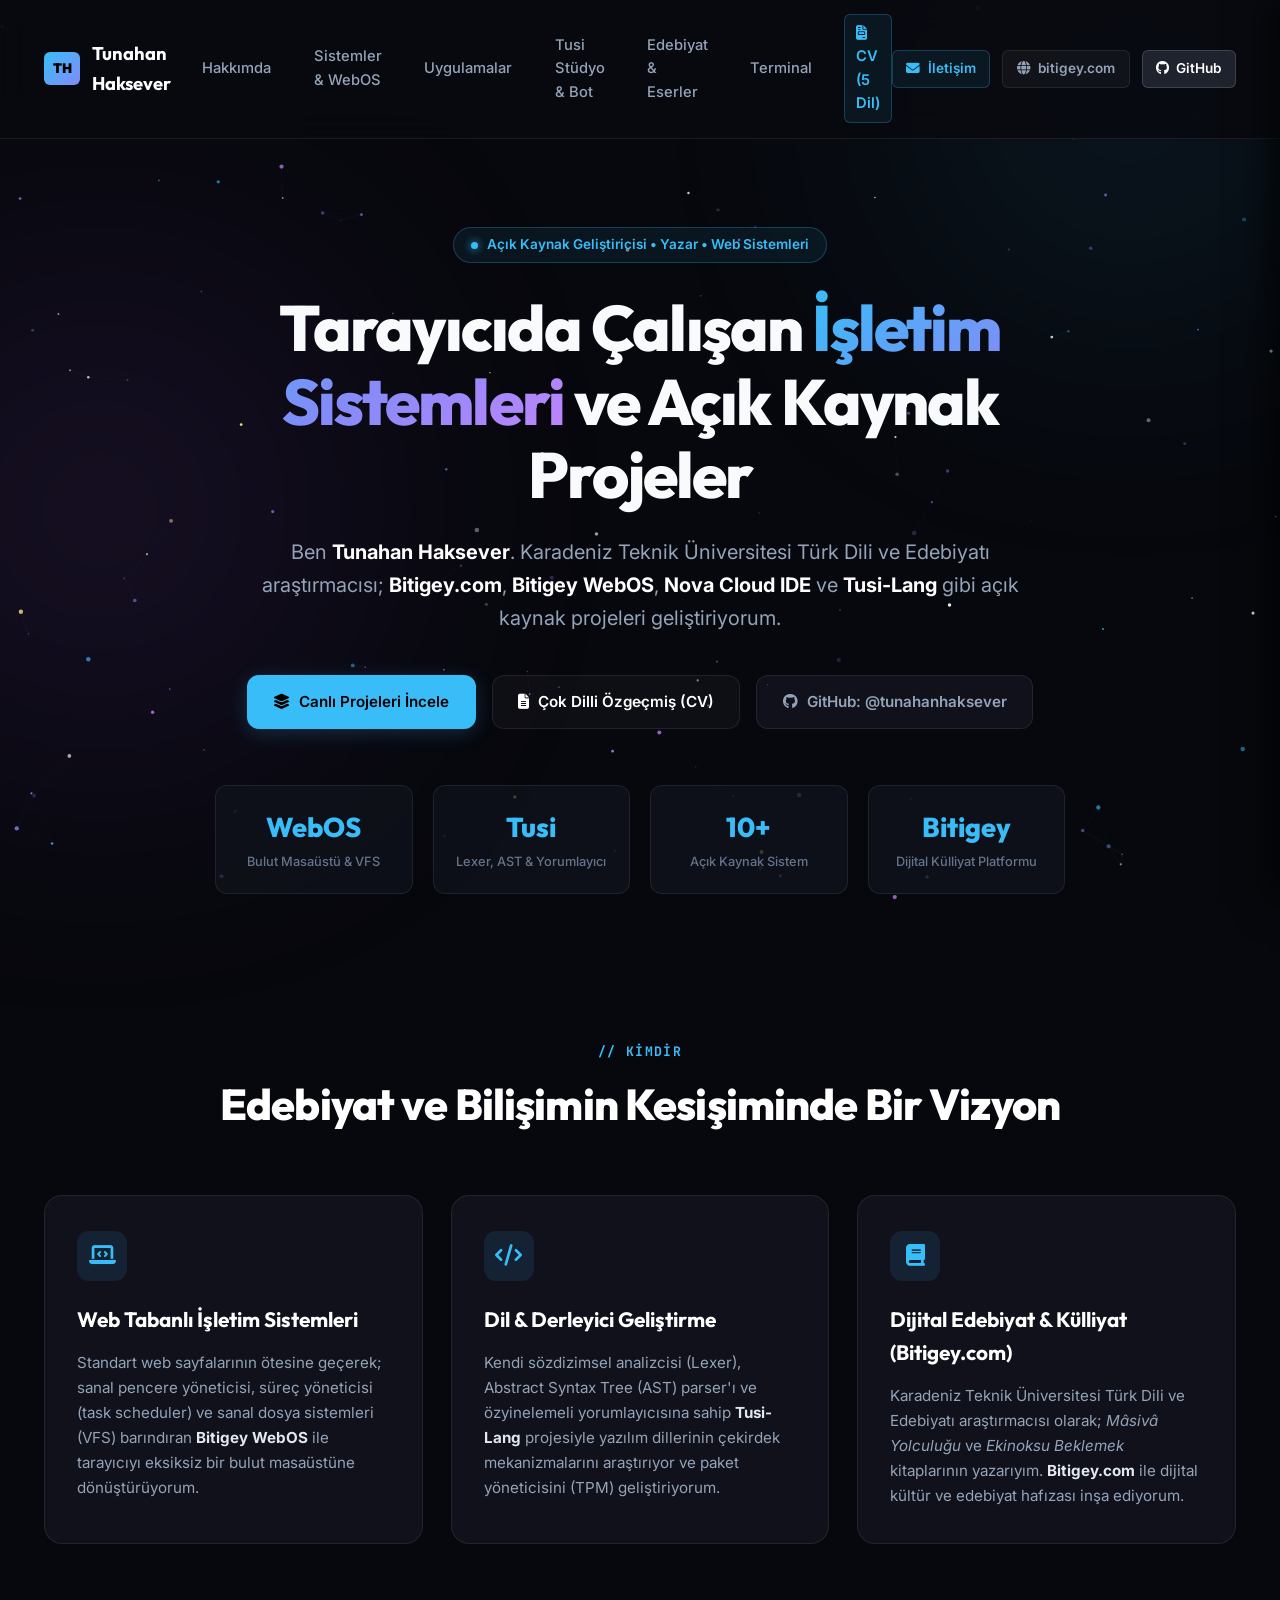
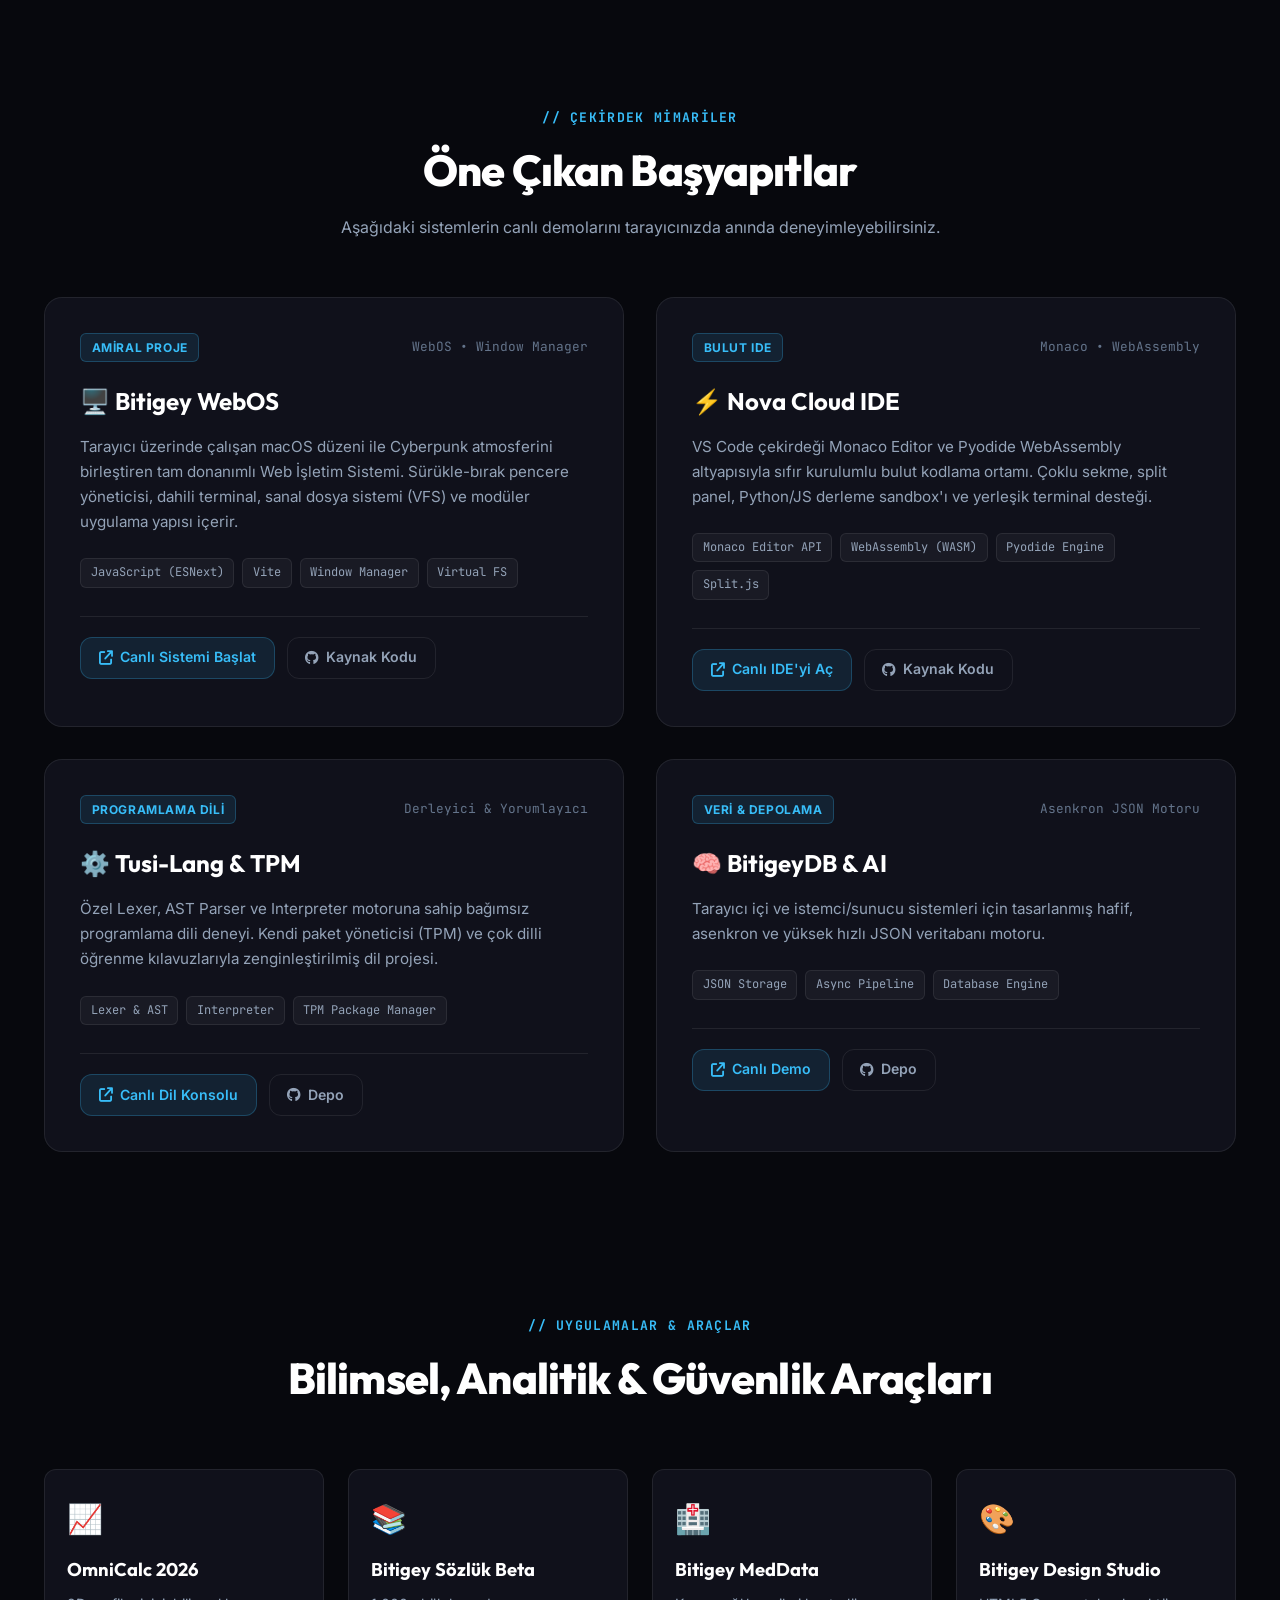
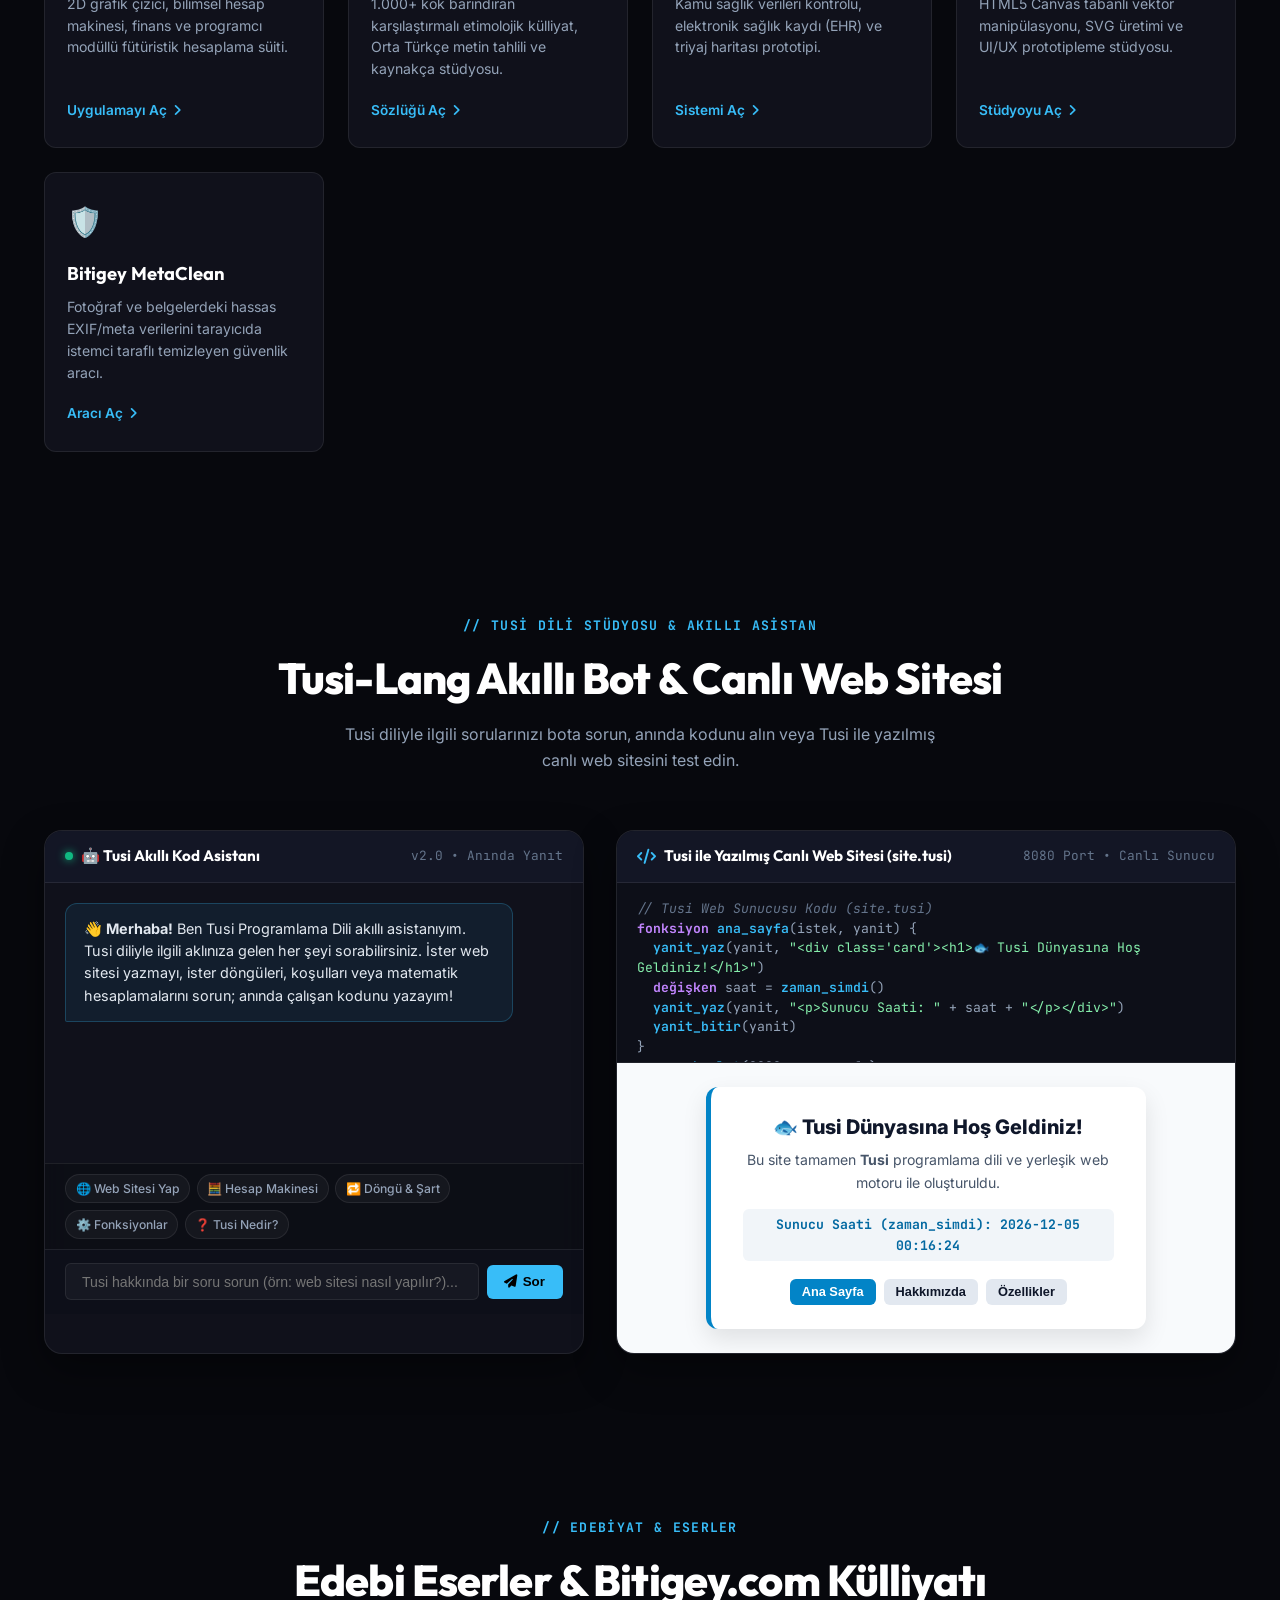
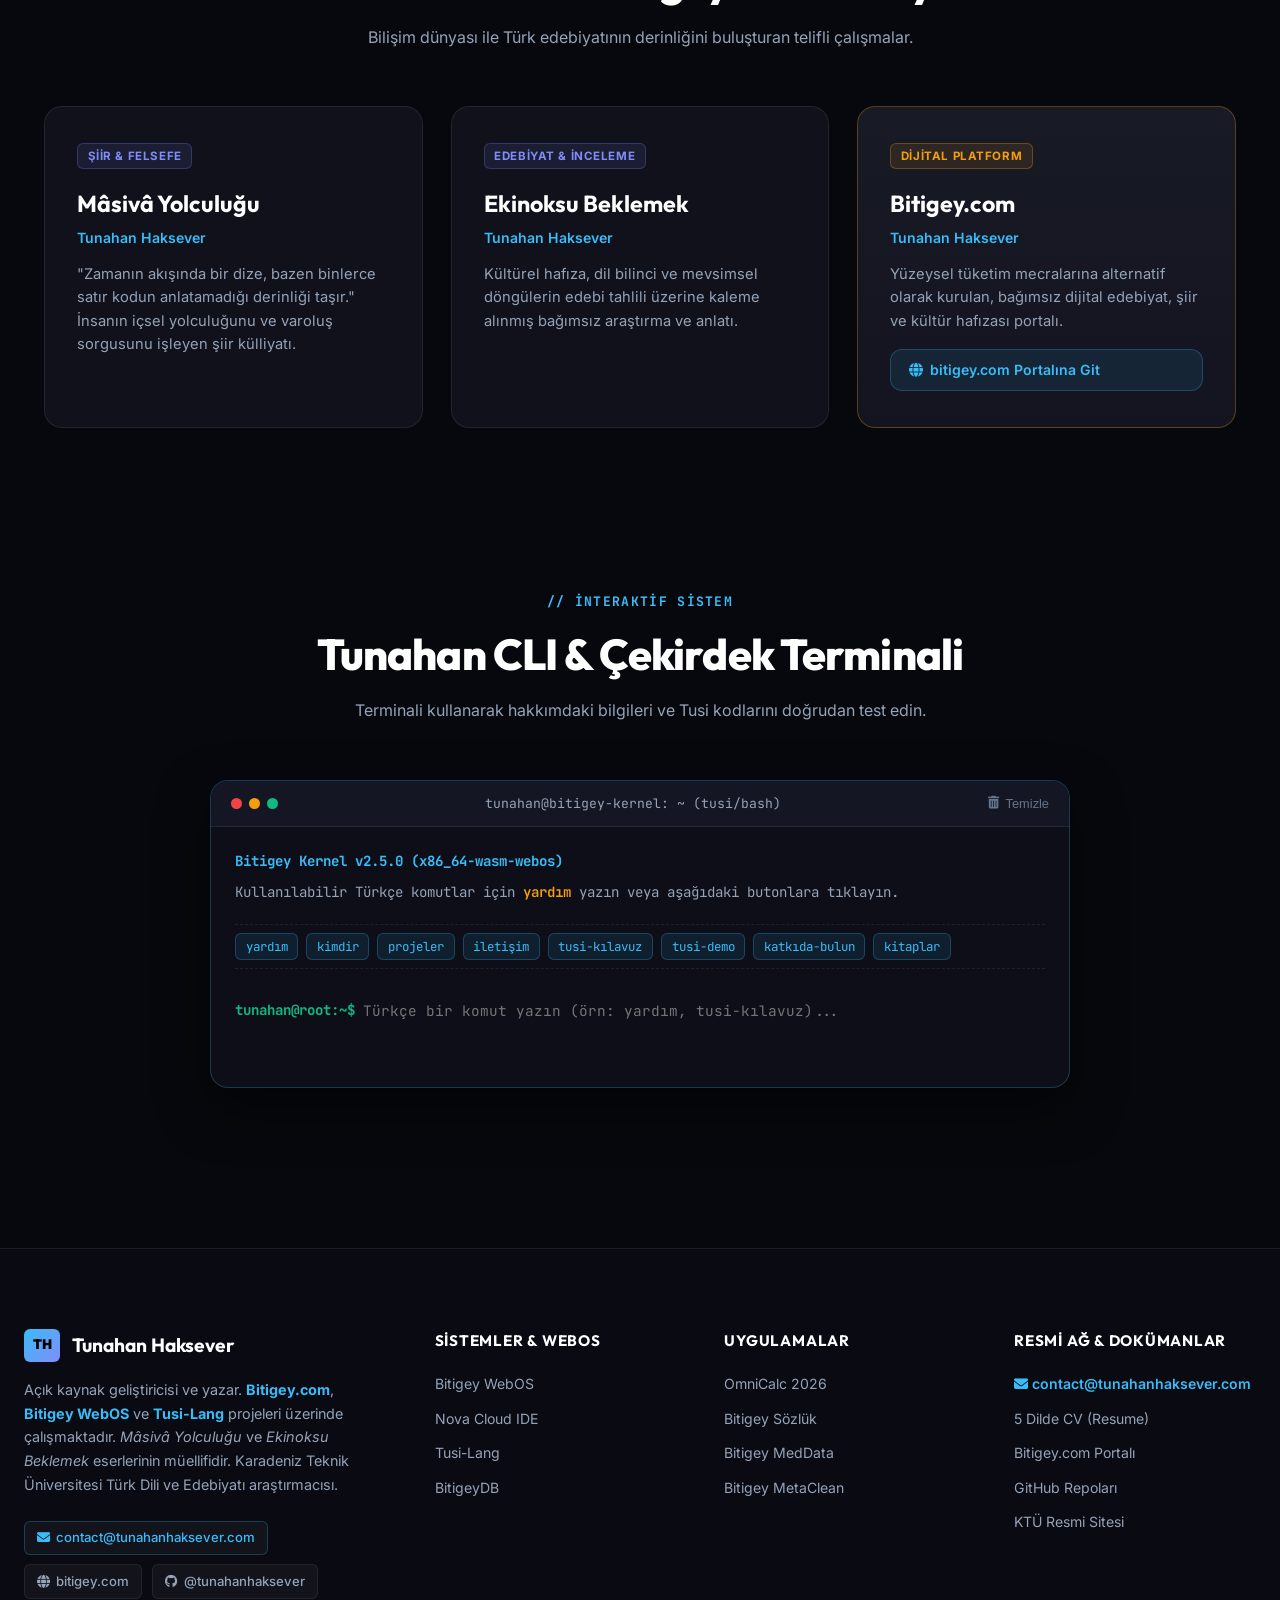
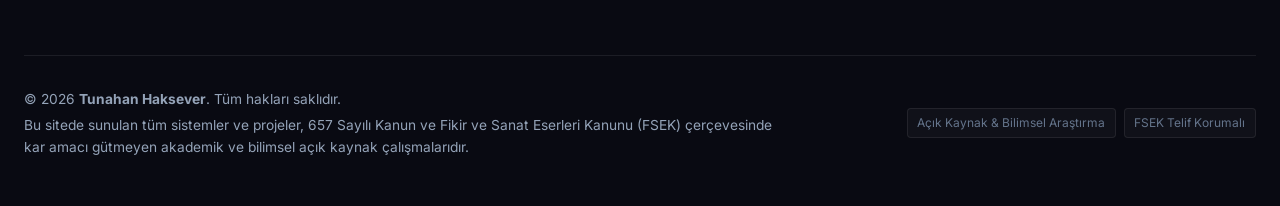
<file: index.html>
<!DOCTYPE html>
<html lang="tr" class="dark">
<head>
  <meta charset="UTF-8">
  <meta name="viewport" content="width=device-width, initial-scale=1.0">
  
  <!-- Primary Meta Tags & SEO -->
  <title>Tunahan Haksever | Resmi Portfolyo & Açık Kaynak Projeler</title>
  <meta name="title" content="Tunahan Haksever | Resmi Portfolyo & Açık Kaynak Projeler">
  <meta name="description" content="Tunahan Haksever resmi portfolyosu. Bitigey.com, Bitigey WebOS, Nova Cloud IDE ve Tusi-Lang geliştiricisi. Açık kaynak sistemler ve dijital edebiyat.">
  <meta name="keywords" content="Tunahan Haksever, Tunahan Haksever kimdir, Bitigey, bitigey.com, Bitigey WebOS, Nova Cloud IDE, Tusi-Lang, Mâsivâ Yolculuğu, Ekinoksu Beklemek, Açık Kaynak">
  <meta name="author" content="Tunahan Haksever">
  <meta name="robots" content="index, follow">
  <link rel="canonical" href="https://tunahanhaksever.github.io/tunahanhaksever/">

  <!-- Open Graph -->
  <meta property="og:type" content="profile">
  <meta property="og:url" content="https://tunahanhaksever.github.io/tunahanhaksever/">
  <meta property="og:title" content="Tunahan Haksever | Resmi Portfolyo & Açık Kaynak Projeler">
  <meta property="og:description" content="Bitigey.com, Bitigey WebOS, Nova Cloud IDE ve Tusi-Lang açık kaynak projeleri.">
  <meta property="og:image" content="https://avatars.githubusercontent.com/u/tunahanhaksever">

  <!-- Favicon -->
  <link rel="icon" type="image/svg+xml" href="data:image/svg+xml,<svg xmlns='http://www.w3.org/2000/svg' viewBox='0 0 100 100'><text y='.9em' font-size='90'>⚡</text></svg>">

  <!-- Google Fonts: Outfit & Inter & JetBrains Mono -->
  <link rel="preconnect" href="https://fonts.googleapis.com">
  <link rel="preconnect" href="https://fonts.gstatic.com" crossorigin>
  <link href="https://fonts.googleapis.com/css2?family=Inter:wght@300;400;500;600;700&family=JetBrains+Mono:wght@400;500;700&family=Outfit:wght@400;500;600;700;800;900&display=swap" rel="stylesheet">
  <link rel="stylesheet" href="https://cdnjs.cloudflare.com/ajax/libs/font-awesome/6.5.1/css/all.min.css">

  <!-- Cache-Busted Stylesheet -->
  <link rel="stylesheet" href="style.css?v=3.6">

  <!-- Google Knowledge Graph Schema -->
  <script type="application/ld+json">
  {
    "@context": "https://schema.org",
    "@type": "Person",
    "@id": "https://github.com/tunahanhaksever#person",
    "name": "Tunahan Haksever",
    "email": "mailto:contact@tunahanhaksever.com",
    "birthDate": "2005-08-07",
    "birthPlace": { "@type": "Place", "name": "İstanbul, Türkiye" },
    "url": "https://tunahanhaksever.github.io/tunahanhaksever/",
    "jobTitle": "Açık Kaynak Geliştiricisi & Yazar",
    "alumniOf": { "@type": "CollegeOrUniversity", "name": "Karadeniz Teknik Üniversitesi" },
    "sameAs": [
      "https://bitigey.com",
      "https://github.com/tunahanhaksever",
      "https://tunahanhaksever.github.io/bitigey-webos/",
      "https://tunahanhaksever.github.io/nova-cloud-ide/",
      "https://tunahanhaksever.github.io/tusi-lang/",
      "https://tunahanhaksever.github.io/bitigey-calc/",
      "https://tunahanhaksever.github.io/bitigey-sozluk/"
    ]
  }
  </script>
</head>
<body>

  <!-- Dynamic Cosmic Space Canvas Animation -->
  <canvas id="space-canvas"></canvas>

  <!-- Ambient Glow Elements -->
  <div class="glow-orb orb-top"></div>
  <div class="glow-orb orb-bottom"></div>

  <!-- Header / Navigation -->
  <header class="main-header">
    <div class="nav-wrap">
      <a href="#hero" class="brand">
        <span class="avatar-badge">TH</span>
        <span class="brand-title">Tunahan Haksever</span>
      </a>

      <nav class="nav-menu">
        <a href="#about" class="nav-item">Hakkımda</a>
        <a href="#ecosystem" class="nav-item">Sistemler & WebOS</a>
        <a href="#apps" class="nav-item">Uygulamalar</a>
        <a href="#tusi-studio" class="nav-item">Tusi Stüdyo & Bot</a>
        <a href="#literature" class="nav-item">Edebiyat & Eserler</a>
        <a href="#terminal" class="nav-item">Terminal</a>
        <a href="cv.html" class="nav-item cv-highlight">
          <i class="fa-solid fa-file-invoice"></i> CV (5 Dil)
        </a>
      </nav>

      <div class="nav-right">
        <a href="mailto:contact@tunahanhaksever.com" class="header-btn contact-btn" title="Resmi İletişim & Temsil">
          <i class="fa-solid fa-envelope"></i> İletişim
        </a>
        <a href="https://bitigey.com" target="_blank" rel="noopener" class="header-btn secondary">
          <i class="fa-solid fa-globe"></i> bitigey.com
        </a>
        <a href="https://github.com/tunahanhaksever" target="_blank" rel="noopener" class="header-btn github">
          <i class="fa-brands fa-github"></i> GitHub
        </a>
      </div>

      <button class="mobile-toggle-btn" id="mobile-toggle-btn" aria-label="Menüyü Aç">
        <i class="fa-solid fa-bars"></i>
      </button>
    </div>
  </header>

  <!-- Mobile Navigation Drawer -->
  <div class="mobile-drawer" id="mobile-drawer">
    <div class="drawer-header">
      <div class="brand">
        <span class="avatar-badge">TH</span>
        <span class="brand-title">Tunahan Haksever</span>
      </div>
      <button class="drawer-close-btn" id="drawer-close-btn" aria-label="Menüyü Kapat">
        <i class="fa-solid fa-xmark"></i>
      </button>
    </div>
    <nav class="drawer-nav">
      <a href="#about" class="drawer-item"><i class="fa-solid fa-user-tie"></i> Hakkımda</a>
      <a href="#ecosystem" class="drawer-item"><i class="fa-solid fa-layer-group"></i> Sistemler & WebOS</a>
      <a href="#apps" class="drawer-item"><i class="fa-solid fa-cubes"></i> Uygulamalar</a>
      <a href="#tusi-studio" class="drawer-item"><i class="fa-solid fa-robot"></i> Tusi Stüdyo & Bot</a>
      <a href="#literature" class="drawer-item"><i class="fa-solid fa-book-open"></i> Edebiyat & Eserler</a>
      <a href="#terminal" class="drawer-item"><i class="fa-solid fa-terminal"></i> Terminal</a>
      <a href="cv.html" class="drawer-item cv-item"><i class="fa-solid fa-file-invoice"></i> CV (5 Dil)</a>
    </nav>
    <div class="drawer-footer">
      <a href="mailto:contact@tunahanhaksever.com" class="btn btn-outline" style="border-color: var(--cyan); color: var(--cyan); margin-bottom: 0.5rem;">
        <i class="fa-solid fa-envelope"></i> contact@tunahanhaksever.com
      </a>
      <a href="https://bitigey.com" target="_blank" rel="noopener" class="btn btn-cyan">
        <i class="fa-solid fa-globe"></i> bitigey.com Portalı
      </a>
      <a href="https://github.com/tunahanhaksever" target="_blank" rel="noopener" class="btn btn-dark">
        <i class="fa-brands fa-github"></i> GitHub: @tunahanhaksever
      </a>
    </div>
  </div>
  <div class="drawer-backdrop" id="drawer-backdrop"></div>

  <main>
    <!-- Hero Section -->
    <section id="hero" class="hero-block">
      <div class="hero-inner">
        <div class="badge-pill">
          <span class="pill-dot"></span>
          <span>Açık Kaynak Geliştiricisi • Yazar • Web Sistemleri</span>
        </div>

        <h1 class="hero-heading">
          Tarayıcıda Çalışan <span class="gradient-text">İşletim Sistemleri</span> ve Açık Kaynak Projeler
        </h1>

        <p class="hero-lead">
          Ben <strong>Tunahan Haksever</strong>. Karadeniz Teknik Üniversitesi Türk Dili ve Edebiyatı araştırmacısı; 
          <strong>Bitigey.com</strong>, <strong>Bitigey WebOS</strong>, <strong>Nova Cloud IDE</strong> ve 
          <strong>Tusi-Lang</strong> gibi açık kaynak projeleri geliştiriyorum.
        </p>

        <div class="hero-buttons">
          <a href="#ecosystem" class="btn btn-cyan">
            <i class="fa-solid fa-layer-group"></i> Canlı Projeleri İncele
          </a>
          <a href="cv.html" class="btn btn-outline">
            <i class="fa-solid fa-file-lines"></i> Çok Dilli Özgeçmiş (CV)
          </a>
          <a href="https://github.com/tunahanhaksever" target="_blank" rel="noopener" class="btn btn-dark">
            <i class="fa-brands fa-github"></i> GitHub: @tunahanhaksever
          </a>
        </div>

        <!-- Quick Metrics Cards -->
        <div class="metrics-row">
          <div class="metric-item">
            <span class="m-val">WebOS</span>
            <span class="m-sub">Bulut Masaüstü & VFS</span>
          </div>
          <div class="metric-item">
            <span class="m-val">Tusi</span>
            <span class="m-sub">Lexer, AST & Yorumlayıcı</span>
          </div>
          <div class="metric-item">
            <span class="m-val">10+</span>
            <span class="m-sub">Açık Kaynak Sistem</span>
          </div>
          <div class="metric-item">
            <span class="m-val">Bitigey</span>
            <span class="m-sub">Dijital Külliyat Platformu</span>
          </div>
        </div>
      </div>
    </section>

    <!-- About Section -->
    <section id="about" class="page-section">
      <div class="section-title-wrap">
        <span class="section-badge">// KİMDİR</span>
        <h2 class="section-main-title">Edebiyat ve Bilişimin Kesişiminde Bir Vizyon</h2>
      </div>

      <div class="about-cards-grid">
        <div class="card-box">
          <div class="card-icon"><i class="fa-solid fa-laptop-code"></i></div>
          <h3>Web Tabanlı İşletim Sistemleri</h3>
          <p>
            Standart web sayfalarının ötesine geçerek; sanal pencere yöneticisi, süreç yöneticisi (task scheduler) 
            ve sanal dosya sistemleri (VFS) barındıran <strong>Bitigey WebOS</strong> ile tarayıcıyı eksiksiz bir bulut masaüstüne dönüştürüyorum.
          </p>
        </div>

        <div class="card-box">
          <div class="card-icon"><i class="fa-solid fa-code"></i></div>
          <h3>Dil & Derleyici Geliştirme</h3>
          <p>
            Kendi sözdizimsel analizcisi (Lexer), Abstract Syntax Tree (AST) parser'ı ve özyinelemeli yorumlayıcısına sahip 
            <strong>Tusi-Lang</strong> projesiyle yazılım dillerinin çekirdek mekanizmalarını araştırıyor ve paket yöneticisini (TPM) geliştiriyorum.
          </p>
        </div>

        <div class="card-box">
          <div class="card-icon"><i class="fa-solid fa-book"></i></div>
          <h3>Dijital Edebiyat & Külliyat (Bitigey.com)</h3>
          <p>
            Karadeniz Teknik Üniversitesi Türk Dili ve Edebiyatı araştırmacısı olarak; <em>Mâsivâ Yolculuğu</em> ve <em>Ekinoksu Beklemek</em> 
            kitaplarının yazarıyım. <strong>Bitigey.com</strong> ile dijital kültür ve edebiyat hafızası inşa ediyorum.
          </p>
        </div>
      </div>
    </section>

    <!-- Flagship Systems & WebOS Section -->
    <section id="ecosystem" class="page-section">
      <div class="section-title-wrap">
        <span class="section-badge">// ÇEKİRDEK MİMARİLER</span>
        <h2 class="section-main-title">Öne Çıkan Başyapıtlar</h2>
        <p class="section-sub">Aşağıdaki sistemlerin canlı demolarını tarayıcınızda anında deneyimleyebilirsiniz.</p>
      </div>

      <div class="showcase-grid">
        <!-- Project 1: Bitigey WebOS -->
        <div class="showcase-card featured">
          <div class="card-top">
            <span class="card-pill">Amiral Proje</span>
            <span class="tech-label">WebOS • Window Manager</span>
          </div>
          <div class="card-content">
            <h3>🖥️ Bitigey WebOS</h3>
            <p>
              Tarayıcı üzerinde çalışan macOS düzeni ile Cyberpunk atmosferini birleştiren tam donanımlı Web İşletim Sistemi. 
              Sürükle-bırak pencere yöneticisi, dahili terminal, sanal dosya sistemi (VFS) ve modüler uygulama yapısı içerir.
            </p>
            <div class="tag-row">
              <span class="tag">JavaScript (ESNext)</span>
              <span class="tag">Vite</span>
              <span class="tag">Window Manager</span>
              <span class="tag">Virtual FS</span>
            </div>
            <div class="action-row">
              <a href="https://tunahanhaksever.github.io/bitigey-webos/" target="_blank" rel="noopener" class="card-link primary">
                <i class="fa-solid fa-arrow-up-right-from-square"></i> Canlı Sistemi Başlat
              </a>
              <a href="https://github.com/tunahanhaksever/bitigey-webos" target="_blank" rel="noopener" class="card-link secondary">
                <i class="fa-brands fa-github"></i> Kaynak Kodu
              </a>
            </div>
          </div>
        </div>

        <!-- Project 2: Nova Cloud IDE -->
        <div class="showcase-card featured">
          <div class="card-top">
            <span class="card-pill">Bulut IDE</span>
            <span class="tech-label">Monaco • WebAssembly</span>
          </div>
          <div class="card-content">
            <h3>⚡ Nova Cloud IDE</h3>
            <p>
              VS Code çekirdeği Monaco Editor ve Pyodide WebAssembly altyapısıyla sıfır kurulumlu bulut kodlama ortamı. 
              Çoklu sekme, split panel, Python/JS derleme sandbox'ı ve yerleşik terminal desteği.
            </p>
            <div class="tag-row">
              <span class="tag">Monaco Editor API</span>
              <span class="tag">WebAssembly (WASM)</span>
              <span class="tag">Pyodide Engine</span>
              <span class="tag">Split.js</span>
            </div>
            <div class="action-row">
              <a href="https://tunahanhaksever.github.io/nova-cloud-ide/" target="_blank" rel="noopener" class="card-link primary">
                <i class="fa-solid fa-arrow-up-right-from-square"></i> Canlı IDE'yi Aç
              </a>
              <a href="https://github.com/tunahanhaksever/nova-cloud-ide" target="_blank" rel="noopener" class="card-link secondary">
                <i class="fa-brands fa-github"></i> Kaynak Kodu
              </a>
            </div>
          </div>
        </div>

        <!-- Project 3: Tusi-Lang -->
        <div class="showcase-card">
          <div class="card-top">
            <span class="card-pill">Programlama Dili</span>
            <span class="tech-label">Derleyici & Yorumlayıcı</span>
          </div>
          <div class="card-content">
            <h3>⚙️ Tusi-Lang & TPM</h3>
            <p>
              Özel Lexer, AST Parser ve Interpreter motoruna sahip bağımsız programlama dili deneyi. 
              Kendi paket yöneticisi (TPM) ve çok dilli öğrenme kılavuzlarıyla zenginleştirilmiş dil projesi.
            </p>
            <div class="tag-row">
              <span class="tag">Lexer & AST</span>
              <span class="tag">Interpreter</span>
              <span class="tag">TPM Package Manager</span>
            </div>
            <div class="action-row">
              <a href="https://tunahanhaksever.github.io/tusi-lang/" target="_blank" rel="noopener" class="card-link primary">
                <i class="fa-solid fa-arrow-up-right-from-square"></i> Canlı Dil Konsolu
              </a>
              <a href="https://github.com/tunahanhaksever/tusi-lang" target="_blank" rel="noopener" class="card-link secondary">
                <i class="fa-brands fa-github"></i> Depo
              </a>
            </div>
          </div>
        </div>

        <!-- Project 4: BitigeyDB & AI -->
        <div class="showcase-card">
          <div class="card-top">
            <span class="card-pill">Veri & Depolama</span>
            <span class="tech-label">Asenkron JSON Motoru</span>
          </div>
          <div class="card-content">
            <h3>🧠 BitigeyDB & AI</h3>
            <p>
              Tarayıcı içi ve istemci/sunucu sistemleri için tasarlanmış hafif, asenkron ve yüksek hızlı JSON veritabanı motoru.
            </p>
            <div class="tag-row">
              <span class="tag">JSON Storage</span>
              <span class="tag">Async Pipeline</span>
              <span class="tag">Database Engine</span>
            </div>
            <div class="action-row">
              <a href="https://tunahanhaksever.github.io/bitigeydb/" target="_blank" rel="noopener" class="card-link primary">
                <i class="fa-solid fa-arrow-up-right-from-square"></i> Canlı Demo
              </a>
              <a href="https://github.com/tunahanhaksever/bitigeydb" target="_blank" rel="noopener" class="card-link secondary">
                <i class="fa-brands fa-github"></i> Depo
              </a>
            </div>
          </div>
        </div>
      </div>
    </section>

    <!-- Specialized Applications Grid -->
    <section id="apps" class="page-section">
      <div class="section-title-wrap">
        <span class="section-badge">// UYGULAMALAR & ARAÇLAR</span>
        <h2 class="section-main-title">Bilimsel, Analitik & Güvenlik Araçları</h2>
      </div>

      <div class="apps-grid">
        <div class="app-box">
          <div class="app-icon">📈</div>
          <h4>OmniCalc 2026</h4>
          <p>2D grafik çizici, bilimsel hesap makinesi, finans ve programcı modüllü fütüristik hesaplama süiti.</p>
          <a href="https://tunahanhaksever.github.io/bitigey-calc/" target="_blank" rel="noopener" class="app-btn">
            Uygulamayı Aç <i class="fa-solid fa-angle-right"></i>
          </a>
        </div>

        <div class="app-box">
          <div class="app-icon">📚</div>
          <h4>Bitigey Sözlük Beta</h4>
          <p>1.000+ kök barındıran karşılaştırmalı etimolojik külliyat, Orta Türkçe metin tahlili ve kaynakça stüdyosu.</p>
          <a href="https://tunahanhaksever.github.io/bitigey-sozluk/" target="_blank" rel="noopener" class="app-btn">
            Sözlüğü Aç <i class="fa-solid fa-angle-right"></i>
          </a>
        </div>

        <div class="app-box">
          <div class="app-icon">🏥</div>
          <h4>Bitigey MedData</h4>
          <p>Kamu sağlık verileri kontrolü, elektronik sağlık kaydı (EHR) ve triyaj haritası prototipi.</p>
          <a href="https://tunahanhaksever.github.io/bitigey-meddata/" target="_blank" rel="noopener" class="app-btn">
            Sistemi Aç <i class="fa-solid fa-angle-right"></i>
          </a>
        </div>

        <div class="app-box">
          <div class="app-icon">🎨</div>
          <h4>Bitigey Design Studio</h4>
          <p>HTML5 Canvas tabanlı vektör manipülasyonu, SVG üretimi ve UI/UX prototipleme stüdyosu.</p>
          <a href="https://tunahanhaksever.github.io/bitigey-design-studio/" target="_blank" rel="noopener" class="app-btn">
            Stüdyoyu Aç <i class="fa-solid fa-angle-right"></i>
          </a>
        </div>

        <div class="app-box">
          <div class="app-icon">🛡️</div>
          <h4>Bitigey MetaClean</h4>
          <p>Fotoğraf ve belgelerdeki hassas EXIF/meta verilerini tarayıcıda istemci taraflı temizleyen güvenlik aracı.</p>
          <a href="https://tunahanhaksever.github.io/bitigey-metaclean/" target="_blank" rel="noopener" class="app-btn">
            Aracı Aç <i class="fa-solid fa-angle-right"></i>
          </a>
        </div>
      </div>
    </section>

    <!-- Tusi-Lang Studio: AI Bot & Live Website Generator -->
    <section id="tusi-studio" class="page-section">
      <div class="section-title-wrap">
        <span class="section-badge">// TUSİ DİLİ STÜDYOSU & AKILLI ASİSTAN</span>
        <h2 class="section-main-title">Tusi-Lang Akıllı Bot & Canlı Web Sitesi</h2>
        <p class="section-sub">Tusi diliyle ilgili sorularınızı bota sorun, anında kodunu alın veya Tusi ile yazılmış canlı web sitesini test edin.</p>
      </div>

      <div class="tusi-studio-grid">
        <!-- Left: Tusi AI Bot -->
        <div class="tusi-panel">
          <div class="tusi-panel-header">
            <div class="tusi-panel-title">
              <span class="bot-status-dot"></span>
              <span>🤖 Tusi Akıllı Kod Asistanı</span>
            </div>
            <span class="tech-label">v2.0 • Anında Yanıt</span>
          </div>

          <div class="bot-chat-body" id="bot-chat-body">
            <div class="chat-bubble bot">
              👋 <strong>Merhaba!</strong> Ben Tusi Programlama Dili akıllı asistanıyım. 
              Tusi diliyle ilgili aklınıza gelen her şeyi sorabilirsiniz. İster web sitesi yazmayı, 
              ister döngüleri, koşulları veya matematik hesaplamalarını sorun; anında çalışan kodunu yazayım!
            </div>
          </div>

          <div class="bot-prompts-bar">
            <span class="bot-pill" data-prompt="Tusi ile web sitesi nasıl yapılır?">🌐 Web Sitesi Yap</span>
            <span class="bot-pill" data-prompt="Hesap makinesi kodu ver">🧮 Hesap Makinesi</span>
            <span class="bot-pill" data-prompt="Döngüler ve koşullar nasıl yazılır?">🔁 Döngü & Şart</span>
            <span class="bot-pill" data-prompt="Fonksiyon nasıl tanımlanır?">⚙️ Fonksiyonlar</span>
            <span class="bot-pill" data-prompt="Tusi nedir ve neden geliştirildi?">❓ Tusi Nedir?</span>
          </div>

          <div class="bot-input-bar">
            <input type="text" id="bot-input-field" class="bot-input-field" placeholder="Tusi hakkında bir soru sorun (örn: web sitesi nasıl yapılır?)...">
            <button id="bot-send-btn" class="bot-send-btn"><i class="fa-solid fa-paper-plane"></i> Sor</button>
          </div>
        </div>

        <!-- Right: Live Tusi-Generated Website -->
        <div class="tusi-panel">
          <div class="tusi-panel-header">
            <div class="tusi-panel-title">
              <i class="fa-solid fa-code" style="color: var(--cyan);"></i>
              <span>Tusi ile Yazılmış Canlı Web Sitesi (site.tusi)</span>
            </div>
            <span class="tech-label">8080 Port • Canlı Sunucu</span>
          </div>

          <div class="tusi-web-split">
            <!-- Code Editor Preview -->
            <div class="code-editor-mock">
              <span class="cm">// Tusi Web Sunucusu Kodu (site.tusi)</span><br>
              <span class="kw">fonksiyon</span> <span class="fn">ana_sayfa</span>(istek, yanit) {<br>
              &nbsp;&nbsp;<span class="fn">yanit_yaz</span>(yanit, <span class="str">"&lt;div class='card'&gt;&lt;h1&gt;🐟 Tusi Dünyasına Hoş Geldiniz!&lt;/h1&gt;"</span>)<br>
              &nbsp;&nbsp;<span class="kw">değişken</span> saat = <span class="fn">zaman_simdi</span>()<br>
              &nbsp;&nbsp;<span class="fn">yanit_yaz</span>(yanit, <span class="str">"&lt;p&gt;Sunucu Saati: "</span> + saat + <span class="str">"&lt;/p&gt;&lt;/div&gt;"</span>)<br>
              &nbsp;&nbsp;<span class="fn">yanit_bitir</span>(yanit)<br>
              }<br>
              <span class="fn">sunucu_baslat</span>(8080, ana_sayfa)
            </div>

            <!-- Live Browser View Mockup -->
            <div class="browser-preview-frame">
              <div class="browser-card-content" id="browser-live-view">
                <h4 id="tusi-view-title">🐟 Tusi Dünyasına Hoş Geldiniz!</h4>
                <p id="tusi-view-desc">Bu site tamamen <strong>Tusi</strong> programlama dili ve yerleşik web motoru ile oluşturuldu.</p>
                <div class="browser-live-clock" id="tusi-clock">Sunucu Saati: Yükleniyor...</div>
                <div class="browser-nav-links">
                  <button class="browser-link-btn active" data-route="/">Ana Sayfa</button>
                  <button class="browser-link-btn" data-route="/hakkimizda">Hakkımızda</button>
                  <button class="browser-link-btn" data-route="/ozellikler">Özellikler</button>
                </div>
              </div>
            </div>
          </div>
        </div>
      </div>
    </section>

    <!-- Literature & Works Section -->
    <section id="literature" class="page-section">
      <div class="section-title-wrap">
        <span class="section-badge">// EDEBİYAT & ESERLER</span>
        <h2 class="section-main-title">Edebi Eserler & Bitigey.com Külliyatı</h2>
        <p class="section-sub">Bilişim dünyası ile Türk edebiyatının derinliğini buluşturan telifli çalışmalar.</p>
      </div>

      <div class="literature-grid">
        <div class="lit-card">
          <div class="lit-badge">Şiir & Felsefe</div>
          <h3>Mâsivâ Yolculuğu</h3>
          <p class="lit-author">Tunahan Haksever</p>
          <p class="lit-desc">
            "Zamanın akışında bir dize, bazen binlerce satır kodun anlatamadığı derinliği taşır." İnsanın içsel yolculuğunu ve varoluş sorgusunu işleyen şiir külliyatı.
          </p>
        </div>

        <div class="lit-card">
          <div class="lit-badge">Edebiyat & İnceleme</div>
          <h3>Ekinoksu Beklemek</h3>
          <p class="lit-author">Tunahan Haksever</p>
          <p class="lit-desc">
            Kültürel hafıza, dil bilinci ve mevsimsel döngülerin edebi tahlili üzerine kaleme alınmış bağımsız araştırma ve anlatı.
          </p>
        </div>

        <div class="lit-card portal-card">
          <div class="lit-badge gold">Dijital Platform</div>
          <h3>Bitigey.com</h3>
          <p class="lit-author">Tunahan Haksever</p>
          <p class="lit-desc">
            Yüzeysel tüketim mecralarına alternatif olarak kurulan, bağımsız dijital edebiyat, şiir ve kültür hafızası portalı.
          </p>
          <a href="https://bitigey.com" target="_blank" rel="noopener" class="card-link primary" style="margin-top: 1rem;">
            <i class="fa-solid fa-globe"></i> bitigey.com Portalına Git
          </a>
        </div>
      </div>
    </section>

    <!-- Interactive Terminal Simulator -->
    <section id="terminal" class="page-section">
      <div class="section-title-wrap">
        <span class="section-badge">// İNTERAKTİF SİSTEM</span>
        <h2 class="section-main-title">Tunahan CLI & Çekirdek Terminali</h2>
        <p class="section-sub">Terminali kullanarak hakkımdaki bilgileri ve Tusi kodlarını doğrudan test edin.</p>
      </div>

      <div class="terminal-shell">
        <div class="shell-header">
          <div class="shell-buttons">
            <span class="s-dot red"></span>
            <span class="s-dot yellow"></span>
            <span class="s-dot green"></span>
          </div>
          <div class="shell-title">tunahan@bitigey-kernel: ~ (tusi/bash)</div>
          <button id="clear-term-btn" class="shell-clear-btn"><i class="fa-solid fa-trash-can"></i> Temizle</button>
        </div>
        <div class="shell-content" id="terminal-body">
          <div class="term-line output">
            <span class="cyan-text">Bitigey Kernel v2.5.0 (x86_64-wasm-webos)</span>
          </div>
          <div class="term-line output">
            Kullanılabilir Türkçe komutlar için <span class="highlight-text">yardım</span> yazın veya aşağıdaki butonlara tıklayın.
          </div>
          <div class="term-quick-row">
            <button class="cmd-pill" data-cmd="yardim">yardım</button>
            <button class="cmd-pill" data-cmd="kimdir">kimdir</button>
            <button class="cmd-pill" data-cmd="projeler">projeler</button>
            <button class="cmd-pill" data-cmd="iletisim">iletişim</button>
            <button class="cmd-pill" data-cmd="tusi-kilavuz">tusi-kılavuz</button>
            <button class="cmd-pill" data-cmd="tusi-demo">tusi-demo</button>
            <button class="cmd-pill" data-cmd="katkida-bulun">katkıda-bulun</button>
            <button class="cmd-pill" data-cmd="kitaplar">kitaplar</button>
          </div>
          <div class="term-input-row">
            <span class="term-prompt">tunahan@root:~$</span>
            <input type="text" id="terminal-input" autocomplete="off" spellcheck="false" placeholder="Türkçe bir komut yazın (örn: yardım, tusi-kılavuz)...">
          </div>
        </div>
      </div>
    </section>
  </main>

  <!-- Clean, Modern Master Footer -->
  <footer class="site-footer">
    <div class="footer-wrap">
      <!-- Main Columns -->
      <div class="footer-columns">
        <div class="f-col main-col">
          <div class="f-brand">
            <span class="avatar-badge">TH</span>
            <span class="f-title">Tunahan Haksever</span>
          </div>
          <p class="f-desc">
            Açık kaynak geliştiricisi ve yazar. <strong>Bitigey.com</strong>, <strong>Bitigey WebOS</strong> ve 
            <strong>Tusi-Lang</strong> projeleri üzerinde çalışmaktadır. <em>Mâsivâ Yolculuğu</em> ve <em>Ekinoksu Beklemek</em> 
            eserlerinin müellifidir. Karadeniz Teknik Üniversitesi Türk Dili ve Edebiyatı araştırmacısı.
          </p>
          <div class="f-badges">
            <a href="mailto:contact@tunahanhaksever.com" class="badge-link" style="border-color: var(--border-cyan); color: var(--cyan);">
              <i class="fa-solid fa-envelope"></i> contact@tunahanhaksever.com
            </a>
            <a href="https://bitigey.com" target="_blank" rel="noopener" class="badge-link">
              <i class="fa-solid fa-globe"></i> bitigey.com
            </a>
            <a href="https://github.com/tunahanhaksever" target="_blank" rel="noopener" class="badge-link">
              <i class="fa-brands fa-github"></i> @tunahanhaksever
            </a>
          </div>
        </div>

        <div class="f-col">
          <h4 class="f-heading">Sistemler & WebOS</h4>
          <div class="f-links">
            <a href="https://tunahanhaksever.github.io/bitigey-webos/" target="_blank" rel="noopener">Bitigey WebOS</a>
            <a href="https://tunahanhaksever.github.io/nova-cloud-ide/" target="_blank" rel="noopener">Nova Cloud IDE</a>
            <a href="https://tunahanhaksever.github.io/tusi-lang/" target="_blank" rel="noopener">Tusi-Lang</a>
            <a href="https://tunahanhaksever.github.io/bitigeydb/" target="_blank" rel="noopener">BitigeyDB</a>
          </div>
        </div>

        <div class="f-col">
          <h4 class="f-heading">Uygulamalar</h4>
          <div class="f-links">
            <a href="https://tunahanhaksever.github.io/bitigey-calc/" target="_blank" rel="noopener">OmniCalc 2026</a>
            <a href="https://tunahanhaksever.github.io/bitigey-sozluk/" target="_blank" rel="noopener">Bitigey Sözlük</a>
            <a href="https://tunahanhaksever.github.io/bitigey-meddata/" target="_blank" rel="noopener">Bitigey MedData</a>
            <a href="https://tunahanhaksever.github.io/bitigey-metaclean/" target="_blank" rel="noopener">Bitigey MetaClean</a>
          </div>
        </div>

        <div class="f-col">
          <h4 class="f-heading">Resmi Ağ & Dokümanlar</h4>
          <div class="f-links">
            <a href="mailto:contact@tunahanhaksever.com" style="color: var(--cyan); font-weight: 600;"><i class="fa-solid fa-envelope"></i> contact@tunahanhaksever.com</a>
            <a href="cv.html" target="_blank" rel="noopener">5 Dilde CV (Resume)</a>
            <a href="https://bitigey.com" target="_blank" rel="noopener">Bitigey.com Portalı</a>
            <a href="https://github.com/tunahanhaksever?tab=repositories" target="_blank" rel="noopener">GitHub Repoları</a>
            <a href="https://ktu.edu.tr" target="_blank" rel="noopener">KTÜ Resmi Sitesi</a>
          </div>
        </div>
      </div>

      <!-- Legal & Copyright Bar -->
      <div class="footer-legal">
        <div class="legal-left">
          <p>© 2026 <strong>Tunahan Haksever</strong>. Tüm hakları saklıdır.</p>
          <p class="legal-note">
            Bu sitede sunulan tüm sistemler ve projeler, 657 Sayılı Kanun ve Fikir ve Sanat Eserleri Kanunu (FSEK) 
            çerçevesinde kar amacı gütmeyen akademik ve bilimsel açık kaynak çalışmalarıdır.
          </p>
        </div>
        <div class="legal-right">
          <span class="sub-pill">Açık Kaynak & Bilimsel Araştırma</span>
          <span class="sub-pill">FSEK Telif Korumalı</span>
        </div>
      </div>
    </div>
  </footer>

  <script src="script.js?v=3.6"></script>
</body>
</html>
</file>
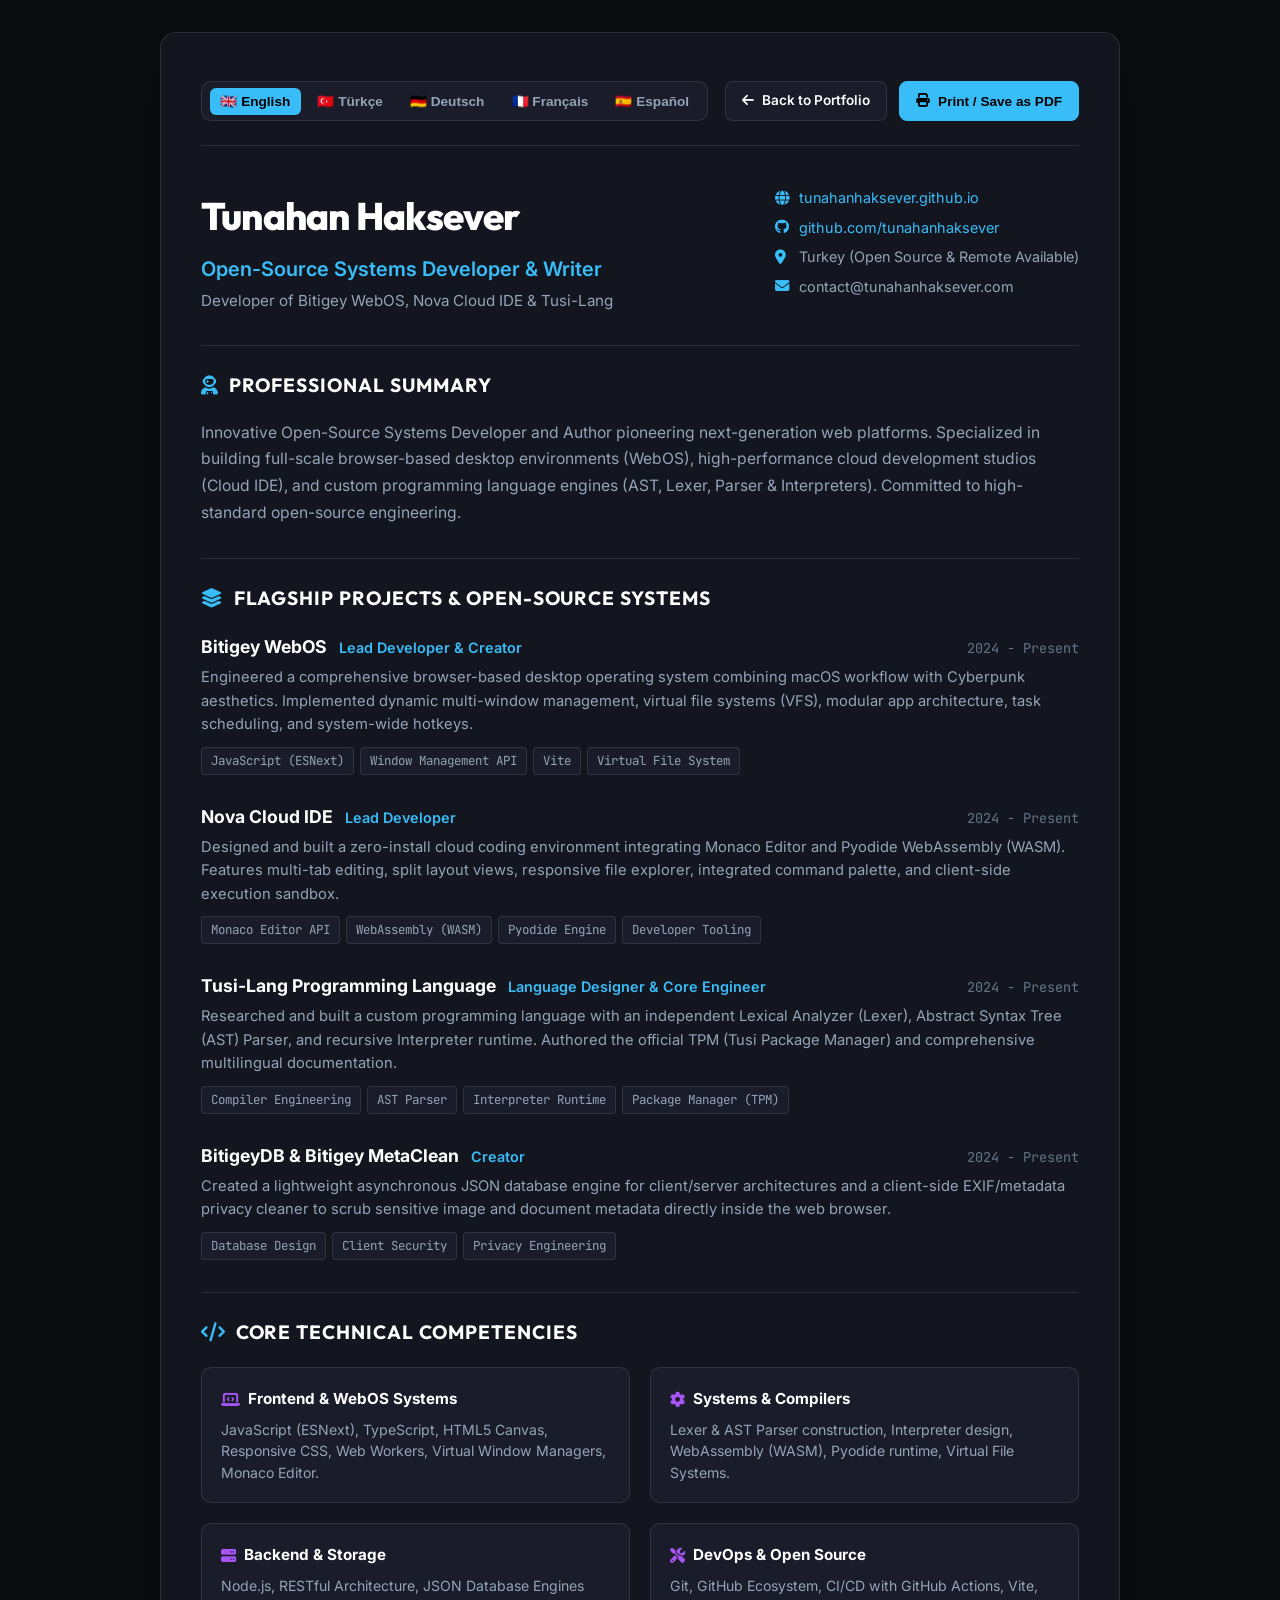
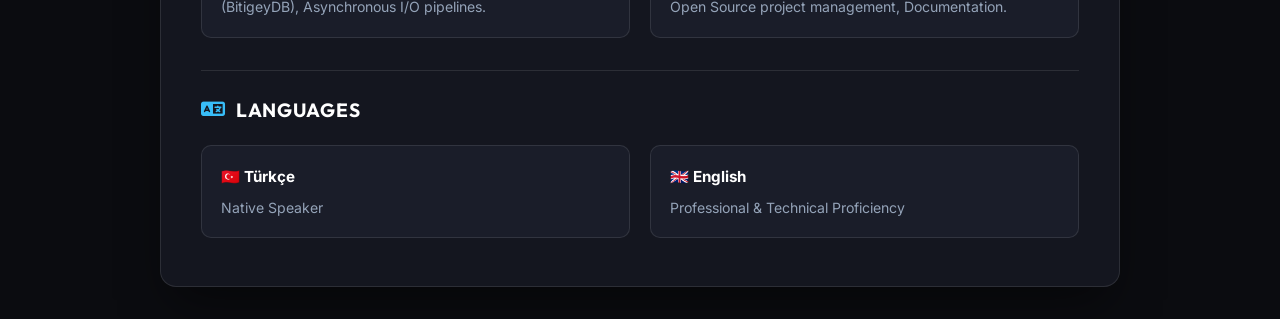
<file: cv.html>
<!DOCTYPE html>
<html lang="en" class="dark">
<head>
  <meta charset="UTF-8">
  <meta name="viewport" content="width=device-width, initial-scale=1.0">
  
  <!-- International SEO & Metadata -->
  <title id="page-title">Tunahan Haksever | Curriculum Vitae (CV) - Açık Kaynak Geliştiricisi & Yazar</title>
  <meta name="description" id="meta-desc" content="Official Curriculum Vitae of Tunahan Haksever. Open-Source Developer & Writer, creator of Bitigey WebOS, Nova Cloud IDE, and Tusi-Lang. Available in EN, TR, DE, FR, ES.">
  <meta name="keywords" content="Tunahan Haksever, Tunahan Haksever CV, Tunahan Haksever Resume, Open Source Developer CV, WebOS Developer, Cloud IDE, Tusi-Lang, Bitigey">
  <meta name="author" content="Tunahan Haksever">
  <meta name="robots" content="index, follow">
  <link rel="canonical" href="https://tunahanhaksever.github.io/tunahanhaksever/cv.html">

  <!-- Hreflang Tags for Multi-language International Google SEO -->
  <link rel="alternate" hreflang="x-default" href="https://tunahanhaksever.github.io/tunahanhaksever/cv.html?lang=en">
  <link rel="alternate" hreflang="en" href="https://tunahanhaksever.github.io/tunahanhaksever/cv.html?lang=en">
  <link rel="alternate" hreflang="tr" href="https://tunahanhaksever.github.io/tunahanhaksever/cv.html?lang=tr">
  <link rel="alternate" hreflang="de" href="https://tunahanhaksever.github.io/tunahanhaksever/cv.html?lang=de">
  <link rel="alternate" hreflang="fr" href="https://tunahanhaksever.github.io/tunahanhaksever/cv.html?lang=fr">
  <link rel="alternate" hreflang="es" href="https://tunahanhaksever.github.io/tunahanhaksever/cv.html?lang=es">

  <!-- Open Graph -->
  <meta property="og:type" content="profile">
  <meta property="og:title" content="Tunahan Haksever | International Curriculum Vitae">
  <meta property="og:description" content="Open-Source Developer & Writer, Creator of Bitigey WebOS, Nova Cloud IDE, Tusi-Lang.">
  <meta property="og:url" content="https://tunahanhaksever.github.io/tunahanhaksever/cv.html">

  <!-- Fonts & Icons -->
  <link rel="preconnect" href="https://fonts.googleapis.com">
  <link rel="preconnect" href="https://fonts.gstatic.com" crossorigin>
  <link href="https://fonts.googleapis.com/css2?family=Inter:wght@300;400;500;600;700;800&family=JetBrains+Mono:wght@400;500;700&family=Outfit:wght@600;700;800&display=swap" rel="stylesheet">
  <link rel="stylesheet" href="https://cdnjs.cloudflare.com/ajax/libs/font-awesome/6.5.1/css/all.min.css">

  <!-- CV Styles -->
  <style>
    :root {
      --bg: #0b0c10;
      --surface: #14161f;
      --card: #1a1d29;
      --border: rgba(255, 255, 255, 0.1);
      --primary: #38bdf8;
      --accent: #a855f7;
      --text: #f8fafc;
      --text-muted: #94a3b8;
      --text-dim: #64748b;
      --font-main: 'Inter', sans-serif;
      --font-display: 'Outfit', sans-serif;
      --font-mono: 'JetBrains Mono', monospace;
    }

    * { box-sizing: border-box; margin: 0; padding: 0; }
    body {
      background: var(--bg);
      color: var(--text);
      font-family: var(--font-main);
      line-height: 1.6;
      padding: 2rem 1rem;
    }

    .cv-container {
      max-width: 960px;
      margin: 0 auto;
      background: var(--surface);
      border: 1px solid var(--border);
      border-radius: 16px;
      padding: 3rem 2.5rem;
      box-shadow: 0 25px 50px -12px rgba(0, 0, 0, 0.5);
      position: relative;
    }

    /* Top Controls Bar (Lang switcher & Print button) */
    .top-toolbar {
      display: flex;
      justify-content: space-between;
      align-items: center;
      flex-wrap: wrap;
      gap: 1rem;
      margin-bottom: 2.5rem;
      padding-bottom: 1.5rem;
      border-bottom: 1px solid var(--border);
    }

    .lang-selector {
      display: flex;
      align-items: center;
      gap: 0.4rem;
      background: var(--card);
      padding: 0.35rem 0.5rem;
      border-radius: 10px;
      border: 1px solid var(--border);
    }

    .lang-btn {
      background: transparent;
      border: none;
      color: var(--text-muted);
      font-weight: 600;
      font-size: 0.85rem;
      padding: 0.35rem 0.65rem;
      border-radius: 6px;
      cursor: pointer;
      display: flex;
      align-items: center;
      gap: 0.35rem;
      transition: all 0.2s ease;
    }

    .lang-btn:hover { color: var(--text); }
    .lang-btn.active {
      background: var(--primary);
      color: #000;
    }

    .action-tools {
      display: flex;
      gap: 0.75rem;
    }

    .btn-action {
      background: var(--card);
      color: var(--text);
      border: 1px solid var(--border);
      padding: 0.5rem 1rem;
      border-radius: 8px;
      font-size: 0.85rem;
      font-weight: 600;
      cursor: pointer;
      text-decoration: none;
      display: inline-flex;
      align-items: center;
      gap: 0.5rem;
      transition: all 0.2s ease;
    }

    .btn-action:hover {
      border-color: var(--primary);
      color: var(--primary);
    }

    .btn-action.primary {
      background: var(--primary);
      color: #000;
      border-color: var(--primary);
    }

    .btn-action.primary:hover {
      background: #0284c7;
      color: #fff;
    }

    /* CV Header */
    .cv-header {
      display: flex;
      justify-content: space-between;
      align-items: flex-start;
      flex-wrap: wrap;
      gap: 1.5rem;
      margin-bottom: 2rem;
    }

    .cv-title-group h1 {
      font-family: var(--font-display);
      font-size: 2.4rem;
      font-weight: 800;
      letter-spacing: -0.02em;
      color: #fff;
    }

    .cv-title-group h2 {
      font-size: 1.25rem;
      font-weight: 600;
      color: var(--primary);
      margin-top: 0.3rem;
    }

    .cv-title-group .cv-tagline {
      color: var(--text-muted);
      font-size: 0.95rem;
      margin-top: 0.25rem;
    }

    .contact-meta {
      display: flex;
      flex-direction: column;
      gap: 0.4rem;
      font-size: 0.9rem;
      color: var(--text-muted);
    }

    .contact-item {
      display: flex;
      align-items: center;
      gap: 0.5rem;
      text-decoration: none;
      color: inherit;
    }

    .contact-item i {
      color: var(--primary);
      width: 16px;
    }

    .contact-item a {
      color: var(--primary);
      text-decoration: none;
    }

    .contact-item a:hover { text-decoration: underline; }

    /* CV Sections */
    .cv-section {
      margin-top: 2rem;
      padding-top: 1.5rem;
      border-top: 1px solid var(--border);
    }

    .section-heading {
      font-family: var(--font-display);
      font-size: 1.2rem;
      font-weight: 700;
      color: #fff;
      display: flex;
      align-items: center;
      gap: 0.6rem;
      margin-bottom: 1.2rem;
      text-transform: uppercase;
      letter-spacing: 0.05em;
    }

    .section-heading i { color: var(--primary); }

    .summary-text {
      color: var(--text-muted);
      font-size: 0.98rem;
      line-height: 1.7;
    }

    /* Projects & Roles Timeline */
    .timeline-item {
      margin-bottom: 1.75rem;
    }

    .item-header {
      display: flex;
      justify-content: space-between;
      align-items: baseline;
      flex-wrap: wrap;
      margin-bottom: 0.3rem;
    }

    .item-title {
      font-size: 1.1rem;
      font-weight: 700;
      color: #fff;
    }

    .item-role {
      font-size: 0.9rem;
      color: var(--primary);
      font-weight: 600;
      margin-left: 0.5rem;
    }

    .item-date {
      font-size: 0.85rem;
      color: var(--text-dim);
      font-family: var(--font-mono);
    }

    .item-desc {
      color: var(--text-muted);
      font-size: 0.92rem;
      margin-bottom: 0.6rem;
      line-height: 1.6;
    }

    .item-tags {
      display: flex;
      flex-wrap: wrap;
      gap: 0.4rem;
    }

    .skill-badge {
      background: var(--card);
      border: 1px solid var(--border);
      color: var(--text-muted);
      font-size: 0.78rem;
      font-family: var(--font-mono);
      padding: 0.2rem 0.55rem;
      border-radius: 4px;
    }

    /* Skills Grid */
    .skills-grid {
      display: grid;
      grid-template-columns: repeat(auto-fit, minmax(280px, 1fr));
      gap: 1.25rem;
    }

    .skill-block {
      background: var(--card);
      border: 1px solid var(--border);
      padding: 1.2rem;
      border-radius: 10px;
    }

    .skill-block h4 {
      font-size: 0.95rem;
      color: #fff;
      margin-bottom: 0.5rem;
      display: flex;
      align-items: center;
      gap: 0.5rem;
    }

    .skill-block h4 i { color: var(--accent); }

    .skill-block p {
      font-size: 0.88rem;
      color: var(--text-muted);
      line-height: 1.5;
    }

    /* Print Styles */
    @media print {
      body {
        background: #fff !important;
        color: #111 !important;
        padding: 0;
      }
      .cv-container {
        border: none !important;
        box-shadow: none !important;
        padding: 0 !important;
        background: #fff !important;
        max-width: 100% !important;
      }
      .top-toolbar, .btn-action { display: none !important; }
      .cv-title-group h1 { color: #000 !important; }
      .cv-title-group h2, .item-role, .contact-item i, .section-heading i { color: #0284c7 !important; }
      .summary-text, .item-desc, .contact-meta, .skill-block p { color: #333 !important; }
      .item-title, .section-heading, .skill-block h4 { color: #000 !important; }
      .skill-block { border-color: #ddd !important; background: #fafafa !important; }
      .skill-badge { border-color: #ccc !important; background: #eee !important; color: #111 !important; }
      .cv-section { border-color: #ddd !important; }
    }

    @media (max-width: 640px) {
      .cv-container { padding: 1.75rem 1.25rem; }
      .cv-title-group h1 { font-size: 1.85rem; }
    }
  </style>

  <!-- Google Structured Data (JSON-LD) for CV -->
  <script type="application/ld+json">
     "@context": "https://schema.org",
    "@type": "Person",
    "name": "Tunahan Haksever",
    "jobTitle": "Açık Kaynak Geliştiricisi & Yazar",
    "url": "https://tunahanhaksever.github.io/tunahanhaksever/cv.html",
    "sameAs": [
      "https://github.com/tunahanhaksever"
    ],
    "knowsAbout": ["WebOS", "Cloud IDE", "Compiler Design", "JavaScript", "TypeScript", "WebAssembly"]
  }
  </script>
</head>
<body>
  <div class="cv-container">
    <!-- Top Toolbar -->
    <div class="top-toolbar">
      <div class="lang-selector">
        <button class="lang-btn active" data-lang="en">🇬🇧 English</button>
        <button class="lang-btn" data-lang="tr">🇹🇷 Türkçe</button>
        <button class="lang-btn" data-lang="de">🇩🇪 Deutsch</button>
        <button class="lang-btn" data-lang="fr">🇫🇷 Français</button>
        <button class="lang-btn" data-lang="es">🇪🇸 Español</button>
      </div>

      <div class="action-tools">
        <a href="index.html" class="btn-action">
          <i class="fa-solid fa-arrow-left"></i> <span id="txt-back">Portfolyoya Dön</span>
        </a>
        <button onclick="window.print()" class="btn-action primary">
          <i class="fa-solid fa-print"></i> <span id="txt-print">Yazdır / PDF Kaydet</span>
        </button>
      </div>
    </div>

    <!-- CV Header -->
    <header class="cv-header">
      <div class="cv-title-group">
        <h1>Tunahan Haksever</h1>
        <h2 id="cv-subtitle">Open-Source Developer & Writer</h2>
        <p class="cv-tagline" id="cv-tagline">Developer of Bitigey WebOS, Nova Cloud IDE & Tusi-Lang</p>
      </div>

      <div class="contact-meta">
        <div class="contact-item">
          <i class="fa-solid fa-globe"></i>
          <a href="https://tunahanhaksever.github.io/tunahanhaksever/" target="_blank">tunahanhaksever.github.io</a>
        </div>
        <div class="contact-item">
          <i class="fa-brands fa-github"></i>
          <a href="https://github.com/tunahanhaksever" target="_blank">github.com/tunahanhaksever</a>
        </div>
        <div class="contact-item">
          <i class="fa-solid fa-location-dot"></i>
          <span id="cv-location">Türkiye (Açık Kaynak & Uzaktan Çalışma)</span>
        </div>
        <div class="contact-item">
          <i class="fa-solid fa-envelope"></i>
          <a href="mailto:contact@tunahanhaksever.com" id="cv-email" style="color: inherit; text-decoration: none;">contact@tunahanhaksever.com</a>
        </div>
      </div>
    </header>

    <!-- Professional Summary -->
    <section class="cv-section">
      <h3 class="section-heading">
        <i class="fa-solid fa-user-astronaut"></i> <span id="sec-summary-title">Professional Summary</span>
      </h3>
      <p class="summary-text" id="sec-summary-body">
        Innovative Open-Source Systems Developer and Author pioneering next-generation web platforms. 
        Specialized in building full-scale browser-based desktop environments (WebOS), high-performance cloud development studios (Cloud IDE), 
        and custom programming language architectures (AST, Lexer, Parser & Interpreters). Committed to high-standard open-source engineering.
      </p>
    </section>

    <!-- Flagship Systems & Engineering Projects -->
    <section class="cv-section">
      <h3 class="section-heading">
        <i class="fa-solid fa-layer-group"></i> <span id="sec-projects-title">Flagship Projects & Open-Source Systems</span>
      </h3>

      <!-- Item 1: Bitigey WebOS -->
      <div class="timeline-item">
        <div class="item-header">
          <div>
            <span class="item-title">Bitigey WebOS</span>
            <span class="item-role" id="role-webos">Lead Developer & Creator</span>
          </div>
          <span class="item-date">2024 - Present</span>
        </div>
        <p class="item-desc" id="desc-webos">
          Engineered a comprehensive browser-based desktop operating system combining macOS workflow with Cyberpunk aesthetics. 
          Implemented dynamic multi-window management, virtual file systems (VFS), modular app architecture, task scheduling, and system-wide hotkeys.
        </p>
        <div class="item-tags">
          <span class="skill-badge">JavaScript (ESNext)</span>
          <span class="skill-badge">Window Management API</span>
          <span class="skill-badge">Vite</span>
          <span class="skill-badge">Virtual File System</span>
        </div>
      </div>

      <!-- Item 2: Nova Cloud IDE -->
      <div class="timeline-item">
        <div class="item-header">
          <div>
            <span class="item-title">Nova Cloud IDE</span>
            <span class="item-role" id="role-ide">Lead Developer</span>
          </div>
          <span class="item-date">2024 - Present</span>
        </div>
        <p class="item-desc" id="desc-ide">
          Designed and built a zero-install cloud coding environment integrating Monaco Editor and Pyodide WebAssembly (WASM). 
          Features multi-tab editing, split layout views, responsive file explorer, integrated command palette, and client-side execution sandbox.
        </p>
        <div class="item-tags">
          <span class="skill-badge">Monaco Editor API</span>
          <span class="skill-badge">WebAssembly (WASM)</span>
          <span class="skill-badge">Pyodide Engine</span>
          <span class="skill-badge">Developer Tooling</span>
        </div>
      </div>

      <!-- Item 3: Tusi-Lang -->
      <div class="timeline-item">
        <div class="item-header">
          <div>
            <span class="item-title">Tusi-Lang Programming Language</span>
            <span class="item-role" id="role-tusi">Language Designer & Core Engineer</span>
          </div>
          <span class="item-date">2024 - Present</span>
        </div>
        <p class="item-desc" id="desc-tusi">
          Researched and built a custom programming language with an independent Lexical Analyzer (Lexer), Abstract Syntax Tree (AST) Parser, 
          and recursive Interpreter runtime. Authored the official TPM (Tusi Package Manager) and comprehensive multilingual documentation.
        </p>
        <div class="item-tags">
          <span class="skill-badge">Compiler Engineering</span>
          <span class="skill-badge">AST Parser</span>
          <span class="skill-badge">Interpreter Runtime</span>
          <span class="skill-badge">Package Manager (TPM)</span>
        </div>
      </div>

      <!-- Item 4: BitigeyDB & MetaClean -->
      <div class="timeline-item">
        <div class="item-header">
          <div>
            <span class="item-title">BitigeyDB & Bitigey MetaClean</span>
            <span class="item-role" id="role-tools">Creator</span>
          </div>
          <span class="item-date">2024 - Present</span>
        </div>
        <p class="item-desc" id="desc-tools">
          Created a lightweight asynchronous JSON database engine for client/server architectures and a client-side EXIF/metadata privacy cleaner 
          to scrub sensitive image and document metadata directly inside the web browser.
        </p>
        <div class="item-tags">
          <span class="skill-badge">Database Design</span>
          <span class="skill-badge">Client Security</span>
          <span class="skill-badge">Privacy Engineering</span>
        </div>
      </div>
    </section>

    <!-- Technical Skills Matrix -->
    <section class="cv-section">
      <h3 class="section-heading">
        <i class="fa-solid fa-code"></i> <span id="sec-skills-title">Core Technical Competencies</span>
      </h3>

      <div class="skills-grid">
        <div class="skill-block">
          <h4 id="skill-cat-1"><i class="fa-solid fa-laptop-code"></i> Frontend & WebOS Systems</h4>
          <p id="skill-desc-1">JavaScript (ESNext), TypeScript, HTML5 Canvas, Responsive CSS, Web Workers, Virtual Window Managers, Monaco Editor.</p>
        </div>
        <div class="skill-block">
          <h4 id="skill-cat-2"><i class="fa-solid fa-gear"></i> Systems & Compilers</h4>
          <p id="skill-desc-2">Lexer & AST Parser construction, Interpreter design, WebAssembly (WASM), Pyodide runtime, Virtual File Systems.</p>
        </div>
        <div class="skill-block">
          <h4 id="skill-cat-3"><i class="fa-solid fa-server"></i> Backend & Storage</h4>
          <p id="skill-desc-3">Node.js, RESTful Architecture, JSON Database Engines (BitigeyDB), Asynchronous I/O pipelines.</p>
        </div>
        <div class="skill-block">
          <h4 id="skill-cat-4"><i class="fa-solid fa-screwdriver-wrench"></i> DevOps & Open Source</h4>
          <p id="skill-desc-4">Git, GitHub Ecosystem, CI/CD with GitHub Actions, Vite, Open Source project management, Documentation.</p>
        </div>
      </div>
    </section>

    <!-- Languages Section -->
    <section class="cv-section">
      <h3 class="section-heading">
        <i class="fa-solid fa-language"></i> <span id="sec-lang-title">Spoken Languages</span>
      </h3>
      <div class="skills-grid">
        <div class="skill-block">
          <h4>🇹🇷 Türkçe</h4>
          <p id="lang-tr-level">Ana Dil (Native)</p>
        </div>
        <div class="skill-block">
          <h4>🇬🇧 English</h4>
          <p id="lang-en-level">Mesleki & Teknik Yeterlilik (Professional Working Proficiency)</p>
        </div>
      </div>
    </section>
  </div>

  <script>
    // Multi-Language Translation Dictionary
    const cvData = {
      en: {
        pageTitle: "Tunahan Haksever | Curriculum Vitae (CV) - Open-Source Developer & Writer",
        subtitle: "Open-Source Systems Developer & Writer",
        tagline: "Developer of Bitigey WebOS, Nova Cloud IDE & Tusi-Lang",
        back: "Back to Portfolio",
        print: "Print / Save as PDF",
        location: "Turkey (Open Source & Remote Available)",
        email: "contact@tunahanhaksever.com",
        summaryTitle: "Professional Summary",
        summaryBody: "Innovative Open-Source Systems Developer and Author pioneering next-generation web platforms. Specialized in building full-scale browser-based desktop environments (WebOS), high-performance cloud development studios (Cloud IDE), and custom programming language engines (AST, Lexer, Parser & Interpreters). Committed to high-standard open-source engineering.",
        projectsTitle: "Flagship Projects & Open-Source Systems",
        roleWebos: "Lead Developer & Creator",
        descWebos: "Engineered a comprehensive browser-based desktop operating system combining macOS workflow with Cyberpunk aesthetics. Implemented dynamic multi-window management, virtual file systems (VFS), modular app architecture, task scheduling, and system-wide hotkeys.",
        roleIde: "Lead Developer",
        descIde: "Designed and built a zero-install cloud coding environment integrating Monaco Editor and Pyodide WebAssembly (WASM). Features multi-tab editing, split layout views, responsive file explorer, integrated command palette, and client-side execution sandbox.",
        roleTusi: "Language Designer & Core Engineer",
        descTusi: "Researched and built a custom programming language with an independent Lexical Analyzer (Lexer), Abstract Syntax Tree (AST) Parser, and recursive Interpreter runtime. Authored the official TPM (Tusi Package Manager) and comprehensive multilingual documentation.",
        roleTools: "Creator",
        descTools: "Created a lightweight asynchronous JSON database engine for client/server architectures and a client-side EXIF/metadata privacy cleaner to scrub sensitive image and document metadata directly inside the web browser.",
        skillsTitle: "Core Technical Competencies",
        cat1: "Frontend & WebOS Systems",
        desc1: "JavaScript (ESNext), TypeScript, HTML5 Canvas, Responsive CSS, Web Workers, Virtual Window Managers, Monaco Editor.",
        cat2: "Systems & Compilers",
        desc2: "Lexer & AST Parser construction, Interpreter design, WebAssembly (WASM), Pyodide runtime, Virtual File Systems.",
        cat3: "Backend & Storage",
        desc3: "Node.js, RESTful Architecture, JSON Database Engines (BitigeyDB), Asynchronous I/O pipelines.",
        cat4: "DevOps & Open Source",
        desc4: "Git, GitHub Ecosystem, CI/CD with GitHub Actions, Vite, Open Source project management, Documentation.",
        langTitle: "Languages",
        langTrLevel: "Native Speaker",
        langEnLevel: "Professional & Technical Proficiency"
      },
      tr: {
        pageTitle: "Tunahan Haksever | Özgeçmiş (CV) - Açık Kaynak Geliştiricisi & Yazar",
        subtitle: "Açık Kaynak Geliştiricisi & Yazar",
        tagline: "Bitigey WebOS, Nova Cloud IDE & Tusi-Lang Geliştiricisi",
        back: "Portfolyoya Dön",
        print: "Yazdır / PDF Kaydet",
        location: "Türkiye (Açık Kaynak & Uzaktan Çalışma)",
        email: "contact@tunahanhaksever.com",
        summaryTitle: "Profesyonel Özet",
        summaryBody: "Yeni nesil web platformlarına öncülük eden Açık Kaynak Sistem Geliştiricisi ve Yazar. Tarayıcı tabanlı tam donanımlı masaüstü ortamları (WebOS), yüksek performanslı bulut kodlama stüdyoları (Cloud IDE) ve sıfırdan tasarlanmış programlama dili sistemleri (AST, Lexer, Parser ve Yorumlayıcılar) geliştirme üzerine çalışmaktadır. Kamu yararına açık kaynak bilimine bağlıdır.",
        projectsTitle: "Öne Çıkan Sistemler & Açık Kaynak Çalışmalar",
        roleWebos: "Baş Geliştirici & Yaratıcı",
        descWebos: "macOS çalışma düzeni ile Cyberpunk estetiğini birleştiren tarayıcı içi tam donanımlı masaüstü işletim sistemi geliştirdi. Dinamik çoklu pencere yöneticisi, sanal dosya sistemi (VFS), modüler uygulama yapısı ve sistem kısayolları altyapısı inşa etti.",
        roleIde: "Baş Geliştirici",
        descIde: "Monaco Editor ve Pyodide WebAssembly (WASM) destekli sıfır kurulumlu bulut kodlama ortamı tasarladı ve inşa etti. Çoklu dosya sekmeleri, split panel, komut paleti ve istemci taraflı güvenli kod çalıştırma alanı sunar.",
        roleTusi: "Dil Tasarımcısı & Çekirdek Geliştirici",
        descTusi: "Bağımsız Sözdizimsel Analizci (Lexer), Abstract Syntax Tree (AST) Parser ve özyinelemeli Yorumlayıcı motoruna sahip bağımsız bir programlama dili inşa etti. Resmi TPM (Tusi Paket Yöneticisi) ve çok dilli rehberleri hazırladı.",
        roleTools: "Geliştirici & Yaratıcı",
        descTools: "İstemci/sunucu sistemleri için hafif asenkron JSON veritabanı motoru (BitigeyDB) ve tarayıcıda hassas EXIF meta verilerini temizleyen istemci güvenlik aracı (MetaClean) geliştirdi.",
        skillsTitle: "Temel Teknik Yetkinlikler",
        cat1: "Frontend & WebOS Sistemleri",
        desc1: "JavaScript (ESNext), TypeScript, HTML5 Canvas, Modern CSS, Web Workers, Sanal Pencere Yöneticileri, Monaco Editor.",
        cat2: "Sistemler & Derleyiciler",
        desc2: "Lexer & AST Parser inşası, Yorumlayıcı tasarımı, WebAssembly (WASM), Pyodide motoru, Sanal Dosya Sistemleri (VFS).",
        cat3: "Backend & Veri",
        desc3: "Node.js, RESTful Sistemler, JSON Veri Tabanı Motorları (BitigeyDB), Asenkron I/O akışları.",
        cat4: "DevOps & Açık Kaynak",
        desc4: "Git, GitHub Ekosistemi, GitHub Actions ile CI/CD, Vite, Açık Kaynak proje yönetimi ve teknik dokümantasyon.",
        langTitle: "Diller",
        langTrLevel: "Ana Dil",
        langEnLevel: "Mesleki ve Teknik Yeterlilik"
      },
      de: {
        pageTitle: "Tunahan Haksever | Lebenslauf (CV) - Open-Source-Entwickler & Autor",
        subtitle: "Open-Source-Entwickler & Autor",
        tagline: "Entwickler von Bitigey WebOS, Nova Cloud IDE & Tusi-Lang",
        back: "Zurück zum Portfolio",
        print: "Drucken / Als PDF speichern",
        location: "Türkei (Open Source & Remote)",
        email: "contact@tunahanhaksever.com",
        summaryTitle: "Berufliches Profil",
        summaryBody: "Innovativer Open-Source-Systementwickler und Autor für zukunftsweisende Webplattformen. Spezialisiert auf browserbasierte Desktop-Betriebssysteme (WebOS), Cloud-Entwicklungsumgebungen (Cloud IDE) und Compiler-/Interpreter-Architekturen (AST, Lexer, Parser).",
        projectsTitle: "Flaggschiff-Projekte & Open-Source-Systeme",
        roleWebos: "Hauptentwickler & Schöpfer",
        descWebos: "Entwicklung eines browserbasierten Desktop-Betriebssystems mit macOS-Workflow und Cyberpunk-Ästhetik. Multi-Fenster-Manager, virtuelles Dateisystem (VFS) und modulare App-Architektur.",
        roleIde: "Hauptentwickler",
        descIde: "Entwurf einer installationsfreien Cloud-Entwicklungsumgebung mit Monaco Editor und Pyodide WebAssembly (WASM). Mehrere Dateireiter, geteilte Layouts und clientseitige Ausführung.",
        roleTusi: "Sprachdesigner & Kernentwickler",
        descTusi: "Konzeption einer unabhängigen Programmiersprache mit Lexer, Abstract Syntax Tree (AST) Parser und Interpreter-Laufzeitumgebung inklusive eigenem Paketmanager (TPM).",
        roleTools: "Entwickler",
        descTools: "Leichtgewichtige asynchrone JSON-Datenbank-Engine (BitigeyDB) und clientseitiges Datenschutz-Tool (MetaClean) zur Bereinigung von EXIF-Metadaten im Browser.",
        skillsTitle: "Technische Kernkompetenzen",
        cat1: "Frontend- & WebOS-Systeme",
        desc1: "JavaScript (ESNext), TypeScript, HTML5 Canvas, Responsive CSS, Web Workers, Fenstermanager, Monaco Editor.",
        cat2: "Systeme & Compiler",
        desc2: "Lexer- & AST-Parser-Bau, Interpreter-Design, WebAssembly (WASM), Pyodide, Virtuelle Dateisysteme.",
        cat3: "Backend & Speicherung",
        desc3: "Node.js, RESTful Architekturen, JSON-Datenbank-Engines (BitigeyDB), Asynchrone Pipelines.",
        cat4: "DevOps & Open Source",
        desc4: "Git, GitHub-Ökosystem, CI/CD mit GitHub Actions, Vite, Open-Source-Projektleitung.",
        langTitle: "Sprachen",
        langTrLevel: "Muttersprache",
        langEnLevel: "Fließend in Wort und Schrift (Fachsprache)"
      },
      fr: {
        pageTitle: "Tunahan Haksever | Curriculum Vitae (CV) - Développeur Open Source & Écrivain",
        subtitle: "Développeur Open Source & Écrivain",
        tagline: "Créateur de Bitigey WebOS, Nova Cloud IDE et Tusi-Lang",
        back: "Retour au Portfolio",
        print: "Imprimer / Enregistrer en PDF",
        location: "Turquie (Open Source & Télétravail)",
        email: "contact@tunahanhaksever.com",
        summaryTitle: "Profil Professionnel",
        summaryBody: "Développeur système open source novateur et écrivain pionnier des plateformes web de nouvelle génération. Spécialisé dans les environnements de bureau basés sur navigateur (WebOS), les studios de développement cloud (Cloud IDE) et la conception de langages de programmation (AST, Lexer, Parser et Interpréteurs).",
        projectsTitle: "Systèmes Phares & Projets Open Source",
        roleWebos: "Développeur Principal & Créateur",
        descWebos: "Conception d'un système d'exploitation de bureau dans le navigateur alliant l'ergonomie macOS à l'esthétique Cyberpunk. Gestionnaire multi-fenêtres, système de fichiers virtuel (VFS) et architecture modulaire.",
        roleIde: "Développeur Principal",
        descIde: "Création d'un environnement de code cloud sans installation intégrant Monaco Editor et Pyodide WebAssembly (WASM). Gestion d'onglets multiples, mise en page fractionnée et exécution sécurisée côté client.",
        roleTusi: "Concepteur de Langage & Ingénieur Cœur",
        descTusi: "Développement d'un langage de programmation complet avec analyseur lexical (Lexer), arbre syntaxique abstrait (AST) et moteur d'interprétation, accompagné de son gestionnaire de paquets (TPM).",
        roleTools: "Créateur",
        descTools: "Moteur de base de données JSON asynchrone (BitigeyDB) et nettoyeur de métadonnées EXIF dans le navigateur pour la protection de la vie privée (MetaClean).",
        skillsTitle: "Compétences Techniques Clés",
        cat1: "Frontend & Systèmes WebOS",
        desc1: "JavaScript (ESNext), TypeScript, HTML5 Canvas, CSS moderne, Web Workers, Gestionnaires de fenêtres virtuels.",
        cat2: "Systèmes & Compilateurs",
        desc2: "Construction de Lexer & AST Parser, conception d'interpréteur, WebAssembly (WASM), Pyodide, Systèmes VFS.",
        cat3: "Backend & Données",
        desc3: "Node.js, Architecture REST, Moteurs de base de données JSON (BitigeyDB), flux I/O asynchrones.",
        cat4: "DevOps & Open Source",
        desc4: "Git, Écosystème GitHub, CI/CD avec GitHub Actions, Vite, Gestion de projets open source.",
        langTitle: "Langues",
        langTrLevel: "Langue maternelle",
        langEnLevel: "Compétence professionnelle et technique"
      },
      es: {
        pageTitle: "Tunahan Haksever | Currículum Vítae (CV) - Desarrollador Open Source y Escritor",
        subtitle: "Desarrollador de Código Abierto y Escritor",
        tagline: "Creador de Bitigey WebOS, Nova Cloud IDE y Tusi-Lang",
        back: "Volver al Portafolio",
        print: "Imprimir / Guardar en PDF",
        location: "Turquía (Open Source y Trabajo Remoto)",
        email: "contact@tunahanhaksever.com",
        summaryTitle: "Perfil Profesional",
        summaryBody: "Desarrollador de sistemas de código abierto innovador y escritor pionero en plataformas web de próxima generación. Especializado en la creación de entornos de escritorio basados en navegador (WebOS), estudios de desarrollo en la nube (Cloud IDE) y diseño de lenguajes de programación (AST, Lexer, Parser e Intérpretes).",
        projectsTitle: "Proyectos Principales y Sistemas Open Source",
        roleWebos: "Desarrollador Principal y Creador",
        descWebos: "Desarrollo de un sistema operativo de escritorio para navegador que combina el flujo de trabajo de macOS con la estética Cyberpunk. Gestor dinámico de múltiples ventanas, sistema de archivos virtual (VFS) y aplicaciones modulares.",
        roleIde: "Desarrollador Principal",
        descIde: "Diseño y construcción de un entorno de código en la nube sin instalación previa, impulsado por Monaco Editor y Pyodide WebAssembly (WASM). Edición multi-pestaña y paneles divididos.",
        roleTusi: "Diseñador del Lenguaje e Ingeniero Principal",
        descTusi: "Investigación y desarrollo de un lenguaje de programación con analizador léxico (Lexer), árbol de sintaxis abstracta (AST) e intérprete recursivo, junto con su propio gestor de paquetes (TPM).",
        roleTools: "Creador",
        descTools: "Motor ligero de base de datos JSON asíncrono (BitigeyDB) y herramienta de limpieza de metadatos EXIF en el navegador para privacidad del usuario (MetaClean).",
        skillsTitle: "Competencias Técnicas Principales",
        cat1: "Frontend y Sistemas WebOS",
        desc1: "JavaScript (ESNext), TypeScript, HTML5 Canvas, CSS moderno, Web Workers, Gestores de ventanas virtuales.",
        cat2: "Sistemas y Compiladores",
        desc2: "Construcción de Lexer y AST Parser, diseño de intérpretes, WebAssembly (WASM), Pyodide, VFS.",
        cat3: "Backend y Almacenamiento",
        desc3: "Node.js, Arquitectura RESTful, Motores de bases de datos JSON (BitigeyDB), canalizaciones I/O asíncronas.",
        cat4: "DevOps y Open Source",
        desc4: "Git, Ecosistema GitHub, CI/CD con GitHub Actions, Vite, Gestión de proyectos de código abierto.",
        langTitle: "Idiomas",
        langTrLevel: "Lengua materna",
        langEnLevel: "Competencia profesional y técnica"
      }
    };

    function setLanguage(lang) {
      const data = cvData[lang] || cvData.en;
      document.documentElement.lang = lang;
      document.title = data.pageTitle;

      // Update text nodes
      document.getElementById('cv-subtitle').textContent = data.subtitle;
      document.getElementById('cv-tagline').textContent = data.tagline;
      document.getElementById('txt-back').textContent = data.back;
      document.getElementById('txt-print').textContent = data.print;
      document.getElementById('cv-location').textContent = data.location;
      const emailEl = document.getElementById('cv-email');
      if (emailEl) {
        emailEl.textContent = data.email;
        emailEl.href = "mailto:" + data.email;
      }

      document.getElementById('sec-summary-title').textContent = data.summaryTitle;
      document.getElementById('sec-summary-body').textContent = data.summaryBody;

      document.getElementById('sec-projects-title').textContent = data.projectsTitle;
      document.getElementById('role-webos').textContent = data.roleWebos;
      document.getElementById('desc-webos').textContent = data.descWebos;
      document.getElementById('role-ide').textContent = data.roleIde;
      document.getElementById('desc-ide').textContent = data.descIde;
      document.getElementById('role-tusi').textContent = data.roleTusi;
      document.getElementById('desc-tusi').textContent = data.descTusi;
      document.getElementById('role-tools').textContent = data.roleTools;
      document.getElementById('desc-tools').textContent = data.descTools;

      document.getElementById('sec-skills-title').textContent = data.skillsTitle;
      document.getElementById('skill-cat-1').innerHTML = `<i class="fa-solid fa-laptop-code"></i> ` + data.cat1;
      document.getElementById('skill-desc-1').textContent = data.desc1;
      document.getElementById('skill-cat-2').innerHTML = `<i class="fa-solid fa-gear"></i> ` + data.cat2;
      document.getElementById('skill-desc-2').textContent = data.desc2;
      document.getElementById('skill-cat-3').innerHTML = `<i class="fa-solid fa-server"></i> ` + data.cat3;
      document.getElementById('skill-desc-3').textContent = data.desc3;
      document.getElementById('skill-cat-4').innerHTML = `<i class="fa-solid fa-screwdriver-wrench"></i> ` + data.cat4;
      document.getElementById('skill-desc-4').textContent = data.desc4;

      document.getElementById('sec-lang-title').textContent = data.langTitle;
      document.getElementById('lang-tr-level').textContent = data.langTrLevel;
      document.getElementById('lang-en-level').textContent = data.langEnLevel;

      // Update buttons
      document.querySelectorAll('.lang-btn').forEach(btn => {
        btn.classList.toggle('active', btn.getAttribute('data-lang') === lang);
      });

      // Update URL query param without reload
      const url = new URL(window.location);
      url.searchParams.set('lang', lang);
      window.history.replaceState({}, '', url);
    }

    // Check initial query parameter
    const urlParams = new URLSearchParams(window.location.search);
    const initialLang = urlParams.get('lang') || 'en';
    setLanguage(initialLang);

    // Event listeners
    document.querySelectorAll('.lang-btn').forEach(btn => {
      btn.addEventListener('click', () => {
        setLanguage(btn.getAttribute('data-lang'));
      });
    });
  </script>
</body>
</html>
</file>
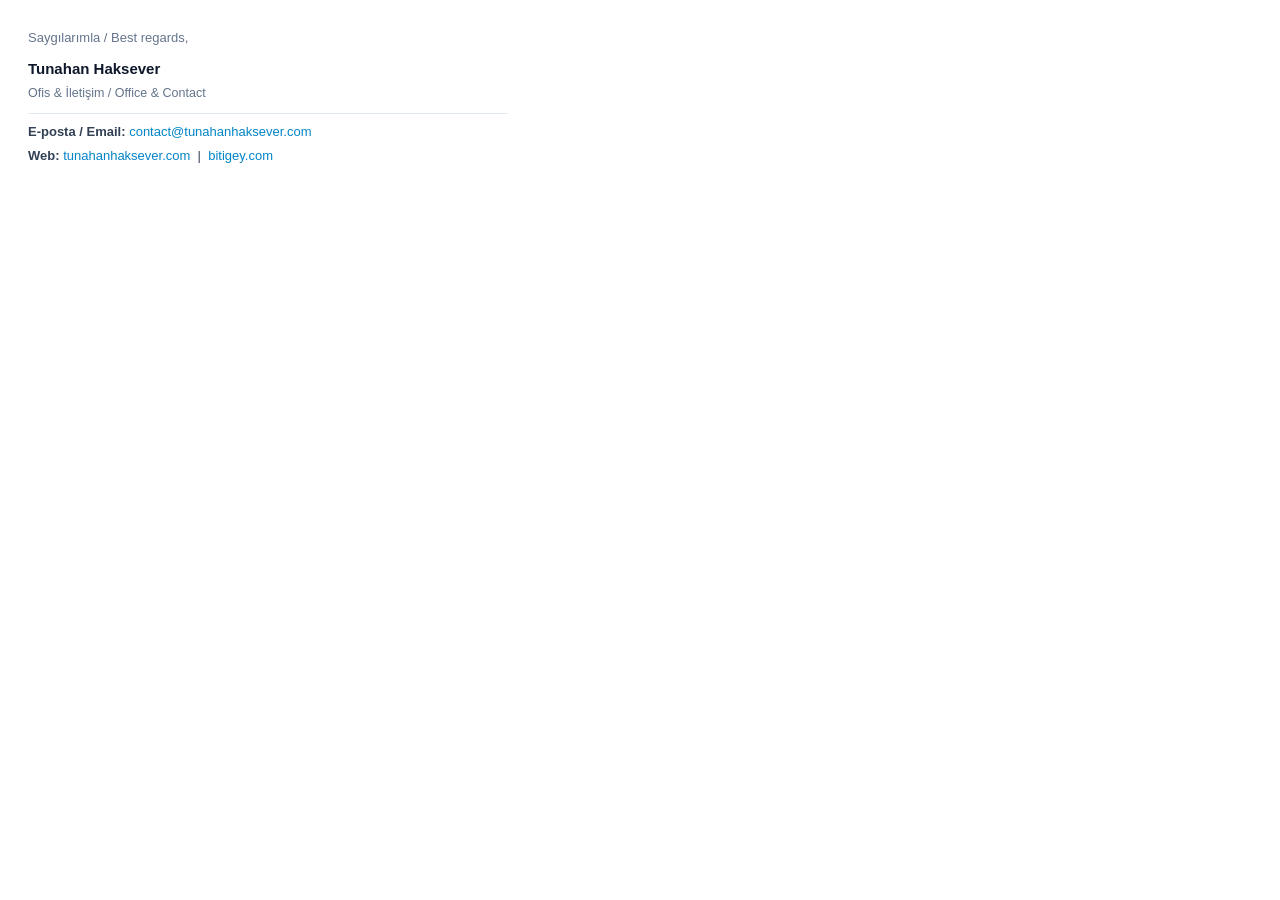
<file: imza.html>
<!DOCTYPE html>
<html lang="tr">
<head>
  <meta charset="UTF-8">
  <title>Tunahan Haksever - E-posta İmzası</title>
</head>
<body style="font-family: -apple-system, BlinkMacSystemFont, 'Segoe UI', Roboto, sans-serif; font-size: 13.5px; line-height: 1.6; color: #1e293b; padding: 20px;">

  <div style="max-width: 480px;">
    <p style="margin: 0 0 8px 0; color: #64748b; font-size: 13px;">Saygılarımla / Best regards,</p>
    
    <p style="margin: 0; font-size: 15px; font-weight: 700; color: #0f172a;">Tunahan Haksever</p>
    <p style="margin: 2px 0 10px 0; font-size: 12.5px; color: #64748b;">Ofis & İletişim / Office & Contact</p>
    
    <div style="border-top: 1px solid #e2e8f0; padding-top: 8px; font-size: 13px; color: #334155;">
      <div style="margin-bottom: 3px;"><strong>E-posta / Email:</strong> <a href="mailto:contact@tunahanhaksever.com" style="color: #0284c7; text-decoration: none;">contact@tunahanhaksever.com</a></div>
      <div><strong>Web:</strong> <a href="https://tunahanhaksever.com" style="color: #0284c7; text-decoration: none; font-weight: 500;">tunahanhaksever.com</a> &nbsp;|&nbsp; <a href="https://bitigey.com" style="color: #0284c7; text-decoration: none; font-weight: 500;">bitigey.com</a></div>
    </div>
  </div>

</body>
</html>
</file>
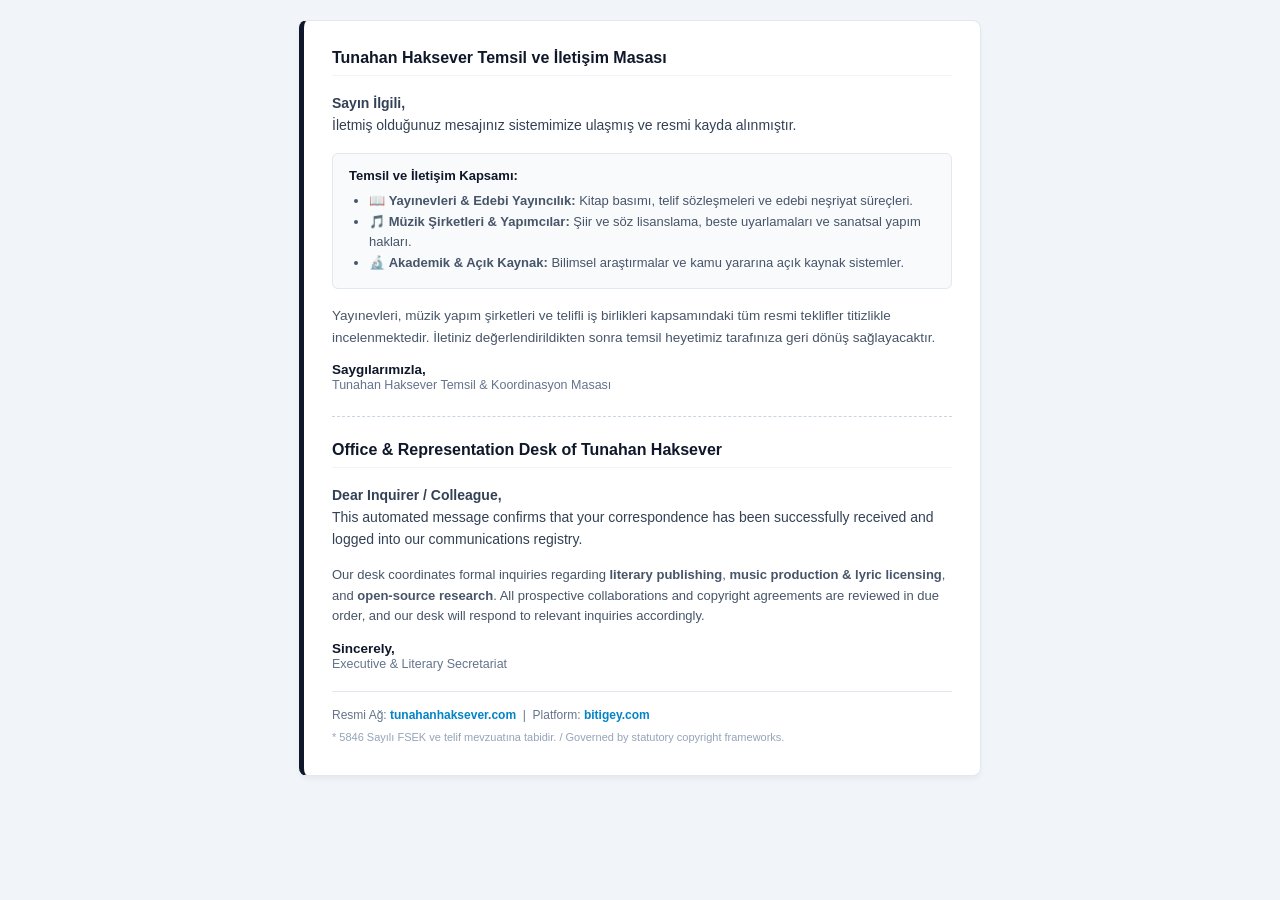
<file: otomatik_yanit.html>
<!DOCTYPE html>
<html lang="tr">
<head>
  <meta charset="UTF-8">
  <title>Tunahan Haksever - Otomatik Yanıt</title>
</head>
<body style="margin: 0; padding: 20px; background-color: #f1f5f9; font-family: -apple-system, BlinkMacSystemFont, 'Segoe UI', Roboto, Helvetica, Arial, sans-serif;">

  <div style="max-width: 620px; margin: 0 auto; background-color: #ffffff; border: 1px solid #e2e8f0; border-radius: 8px; padding: 28px; box-shadow: 0 4px 6px -1px rgba(0, 0, 0, 0.05); border-left: 5px solid #0f172a;">
    
    <!-- TÜRKÇE BÖLÜM -->
    <h3 style="margin-top: 0; color: #0f172a; font-size: 16px; border-bottom: 1px solid #f1f5f9; padding-bottom: 8px;">
      Tunahan Haksever Temsil ve İletişim Masası
    </h3>

    <p style="color: #334155; font-size: 14px; line-height: 1.6;">
      <strong>Sayın İlgili,</strong><br>
      İletmiş olduğunuz mesajınız sistemimize ulaşmış ve resmi kayda alınmıştır.
    </p>

    <div style="background-color: #f8fafc; border: 1px solid #e2e8f0; border-radius: 6px; padding: 14px 16px; margin: 16px 0;">
      <div style="font-weight: 700; color: #0f172a; font-size: 13px; margin-bottom: 8px;">Temsil ve İletişim Kapsamı:</div>
      <ul style="margin: 0; padding-left: 20px; color: #475569; font-size: 13px; line-height: 1.6;">
        <li>📖 <strong>Yayınevleri & Edebi Yayıncılık:</strong> Kitap basımı, telif sözleşmeleri ve edebi neşriyat süreçleri.</li>
        <li>🎵 <strong>Müzik Şirketleri & Yapımcılar:</strong> Şiir ve söz lisanslama, beste uyarlamaları ve sanatsal yapım hakları.</li>
        <li>🔬 <strong>Akademik & Açık Kaynak:</strong> Bilimsel araştırmalar ve kamu yararına açık kaynak sistemler.</li>
      </ul>
    </div>

    <p style="color: #475569; font-size: 13.5px; line-height: 1.6;">
      Yayınevleri, müzik yapım şirketleri ve telifli iş birlikleri kapsamındaki tüm resmi teklifler titizlikle incelenmektedir. İletiniz değerlendirildikten sonra temsil heyetimiz tarafınıza geri dönüş sağlayacaktır.
    </p>

    <p style="color: #0f172a; font-weight: 600; font-size: 13.5px; margin-bottom: 24px;">
      Saygılarımızla,<br>
      <span style="font-size: 12.5px; color: #64748b; font-weight: 400;">Tunahan Haksever Temsil & Koordinasyon Masası</span>
    </p>

    <!-- AYIRICI ÇİZGİ -->
    <div style="border-top: 1px dashed #cbd5e1; margin: 24px 0;"></div>

    <!-- İNGİLİZCE BÖLÜM -->
    <h3 style="color: #0f172a; font-size: 16px; border-bottom: 1px solid #f1f5f9; padding-bottom: 8px;">
      Office & Representation Desk of Tunahan Haksever
    </h3>

    <p style="color: #334155; font-size: 14px; line-height: 1.6;">
      <strong>Dear Inquirer / Colleague,</strong><br>
      This automated message confirms that your correspondence has been successfully received and logged into our communications registry.
    </p>

    <p style="color: #475569; font-size: 13px; line-height: 1.6;">
      Our desk coordinates formal inquiries regarding <strong>literary publishing</strong>, <strong>music production & lyric licensing</strong>, and <strong>open-source research</strong>. All prospective collaborations and copyright agreements are reviewed in due order, and our desk will respond to relevant inquiries accordingly.
    </p>

    <p style="color: #0f172a; font-weight: 600; font-size: 13.5px; margin-bottom: 20px;">
      Sincerely,<br>
      <span style="font-size: 12.5px; color: #64748b; font-weight: 400;">Executive & Literary Secretariat</span>
    </p>

    <!-- ALT BİLGİ & LİNKLER -->
    <div style="border-top: 1px solid #e2e8f0; padding-top: 14px; font-size: 12px; color: #64748b; line-height: 1.6;">
      <div>Resmi Ağ: <a href="https://tunahanhaksever.com" style="color: #0284c7; text-decoration: none; font-weight: 600;">tunahanhaksever.com</a> &nbsp;|&nbsp; Platform: <a href="https://bitigey.com" style="color: #0284c7; text-decoration: none; font-weight: 600;">bitigey.com</a></div>
      <div style="font-size: 11px; color: #94a3b8; margin-top: 4px;">* 5846 Sayılı FSEK ve telif mevzuatına tabidir. / Governed by statutory copyright frameworks.</div>
    </div>

  </div>

</body>
</html>
</file>
<file: style.css>
/* ==========================================================================
   Tunahan Haksever - Official Portfolio & Systems Architecture
   Clean, Elegant, Architectural Dark Theme
   ========================================================================== */

:root {
  --bg: #07080d;
  --bg-surface: rgba(17, 19, 28, 0.75);
  --bg-card: rgba(22, 24, 36, 0.65);
  --bg-card-hover: rgba(28, 31, 48, 0.85);
  
  --border: rgba(255, 255, 255, 0.08);
  --border-hover: rgba(56, 189, 248, 0.4);
  --border-cyan: rgba(56, 189, 248, 0.25);
  
  --cyan: #38bdf8;
  --cyan-glow: rgba(56, 189, 248, 0.2);
  --indigo: #818cf8;
  --purple: #a855f7;
  --success: #10b981;
  --amber: #f59e0b;
  
  --text-main: #f8fafc;
  --text-muted: #94a3b8;
  --text-dim: #64748b;
  
  --font-display: 'Outfit', sans-serif;
  --font-body: 'Inter', -apple-system, BlinkMacSystemFont, 'Segoe UI', Roboto, sans-serif;
  --font-mono: 'JetBrains Mono', monospace;
  
  --radius-sm: 6px;
  --radius-md: 12px;
  --radius-lg: 18px;
  --radius-full: 9999px;
  
  --transition: all 0.25s cubic-bezier(0.4, 0, 0.2, 1);
}

*, *::before, *::after {
  box-sizing: border-box;
  margin: 0;
  padding: 0;
}

html {
  scroll-behavior: smooth;
  color-scheme: dark;
}

body {
  background-color: var(--bg);
  color: var(--text-main);
  font-family: var(--font-body);
  line-height: 1.6;
  overflow-x: hidden;
  position: relative;
  min-height: 100vh;
}

/* Dynamic Cosmic Space Starfield Canvas */
#space-canvas {
  position: fixed;
  top: 0;
  left: 0;
  width: 100vw;
  height: 100vh;
  pointer-events: none;
  z-index: 0;
}

/* Ambient Glow Orbs */
.glow-orb {
  position: fixed;
  border-radius: 50%;
  filter: blur(140px);
  pointer-events: none;
  z-index: 0;
  opacity: 0.25;
}

.orb-top {
  width: 500px;
  height: 500px;
  background: radial-gradient(circle, var(--cyan) 0%, transparent 70%);
  top: -150px;
  right: -100px;
}

.orb-bottom {
  width: 600px;
  height: 600px;
  background: radial-gradient(circle, var(--purple) 0%, transparent 70%);
  bottom: 10%;
  left: -200px;
}

main, header, footer {
  position: relative;
  z-index: 2;
}

/* ==========================================================================
   Header & Navigation
   ========================================================================== */

.main-header {
  position: sticky;
  top: 0;
  width: 100%;
  background: rgba(9, 10, 16, 0.85);
  backdrop-filter: blur(16px);
  -webkit-backdrop-filter: blur(16px);
  border-bottom: 1px solid var(--border);
  z-index: 100;
}

.nav-wrap {
  max-width: 1240px;
  margin: 0 auto;
  padding: 0.9rem 1.5rem;
  display: flex;
  align-items: center;
  justify-content: space-between;
}

.brand {
  display: flex;
  align-items: center;
  gap: 0.75rem;
  text-decoration: none;
  color: var(--text-main);
}

.avatar-badge {
  background: linear-gradient(135deg, var(--cyan), var(--indigo));
  color: #000;
  font-family: var(--font-display);
  font-weight: 900;
  font-size: 0.85rem;
  padding: 0.35rem 0.55rem;
  border-radius: var(--radius-sm);
  letter-spacing: -0.02em;
}

.brand-title {
  font-family: var(--font-display);
  font-weight: 700;
  font-size: 1.15rem;
  color: #fff;
}

.nav-menu {
  display: flex;
  align-items: center;
  gap: 1.25rem;
}

.nav-item {
  text-decoration: none;
  color: var(--text-muted);
  font-size: 0.92rem;
  font-weight: 500;
  padding: 0.4rem 0.7rem;
  border-radius: var(--radius-sm);
  transition: var(--transition);
}

.nav-item:hover {
  color: #fff;
  background: rgba(255, 255, 255, 0.05);
}

.nav-item.cv-highlight {
  color: var(--cyan);
  background: rgba(56, 189, 248, 0.08);
  border: 1px solid var(--border-cyan);
  font-weight: 600;
}

.nav-item.cv-highlight:hover {
  background: var(--cyan);
  color: #000;
}

.nav-right {
  display: flex;
  align-items: center;
  gap: 0.75rem;
}

.header-btn {
  display: inline-flex;
  align-items: center;
  gap: 0.45rem;
  padding: 0.45rem 0.85rem;
  font-size: 0.85rem;
  font-weight: 600;
  border-radius: var(--radius-sm);
  text-decoration: none;
  transition: var(--transition);
}

.header-btn.secondary {
  background: rgba(255, 255, 255, 0.04);
  color: var(--text-muted);
  border: 1px solid var(--border);
}

.header-btn.secondary:hover {
  color: #fff;
  border-color: var(--cyan);
}

.header-btn.github {
  background: #1f232e;
  color: #fff;
  border: 1px solid rgba(255, 255, 255, 0.15);
}

.header-btn.github:hover {
  border-color: #fff;
}

.header-btn.contact-btn {
  background: rgba(56, 189, 248, 0.08);
  color: var(--cyan);
  border: 1px solid var(--border-cyan);
}

.header-btn.contact-btn:hover {
  background: var(--cyan);
  color: #050811;
  border-color: var(--cyan);
}

/* Mobile Menu Toggle Button */
.mobile-toggle-btn {
  display: none;
  align-items: center;
  justify-content: center;
  width: 42px;
  height: 42px;
  background: rgba(255, 255, 255, 0.05);
  border: 1px solid var(--border);
  border-radius: var(--radius-sm);
  color: #fff;
  font-size: 1.15rem;
  cursor: pointer;
  transition: var(--transition);
}

.mobile-toggle-btn:hover {
  background: rgba(56, 189, 248, 0.12);
  border-color: var(--cyan);
  color: var(--cyan);
}

/* Off-Canvas Mobile Navigation Drawer */
.mobile-drawer {
  position: fixed;
  top: 0;
  right: 0;
  width: min(340px, 86vw);
  height: 100vh;
  background: #0b0d18;
  border-left: 1px solid var(--border);
  z-index: 1000;
  display: flex;
  flex-direction: column;
  padding: 1.25rem;
  transform: translateX(100%);
  transition: transform 0.3s cubic-bezier(0.16, 1, 0.3, 1);
  box-shadow: -10px 0 35px rgba(0, 0, 0, 0.7);
  overflow-y: auto;
}

.mobile-drawer.open {
  transform: translateX(0);
}

.drawer-header {
  display: flex;
  align-items: center;
  justify-content: space-between;
  padding-bottom: 1rem;
  border-bottom: 1px solid var(--border);
  margin-bottom: 1.25rem;
}

.drawer-close-btn {
  background: rgba(255, 255, 255, 0.05);
  border: 1px solid var(--border);
  color: var(--text-muted);
  width: 38px;
  height: 38px;
  border-radius: var(--radius-sm);
  display: flex;
  align-items: center;
  justify-content: center;
  font-size: 1.15rem;
  cursor: pointer;
  transition: var(--transition);
}

.drawer-close-btn:hover {
  color: #fff;
  border-color: #ef4444;
  background: rgba(239, 68, 68, 0.12);
}

.drawer-nav {
  display: flex;
  flex-direction: column;
  gap: 0.4rem;
  flex-grow: 1;
}

.drawer-item {
  display: flex;
  align-items: center;
  gap: 0.75rem;
  padding: 0.8rem 0.95rem;
  color: var(--text-muted);
  text-decoration: none;
  font-size: 0.95rem;
  font-weight: 500;
  border-radius: var(--radius-sm);
  transition: var(--transition);
}

.drawer-item i {
  width: 22px;
  color: var(--cyan);
  font-size: 1.05rem;
}

.drawer-item:hover {
  color: #fff;
  background: rgba(255, 255, 255, 0.05);
}

.drawer-item.cv-item {
  background: rgba(56, 189, 248, 0.08);
  border: 1px solid var(--border-cyan);
  color: var(--cyan);
  font-weight: 600;
  margin-top: 0.5rem;
}

.drawer-footer {
  margin-top: 1.5rem;
  display: flex;
  flex-direction: column;
  gap: 0.65rem;
  padding-top: 1rem;
  border-top: 1px solid var(--border);
}

.drawer-footer .btn {
  width: 100%;
  justify-content: center;
}

/* Drawer Backdrop Overlay */
.drawer-backdrop {
  position: fixed;
  inset: 0;
  background: rgba(0, 0, 0, 0.7);
  backdrop-filter: blur(4px);
  -webkit-backdrop-filter: blur(4px);
  z-index: 999;
  opacity: 0;
  pointer-events: none;
  transition: opacity 0.3s ease;
}

.drawer-backdrop.open {
  opacity: 1;
  pointer-events: auto;
}

body.drawer-open {
  overflow: hidden;
}

/* ==========================================================================
   Hero Section
   ========================================================================== */

.hero-block {
  max-width: 1100px;
  margin: 0 auto;
  padding: 5.5rem 1.5rem 4rem;
  text-align: center;
}

.hero-inner {
  display: flex;
  flex-direction: column;
  align-items: center;
}

.badge-pill {
  display: inline-flex;
  align-items: center;
  gap: 0.55rem;
  background: rgba(56, 189, 248, 0.08);
  border: 1px solid var(--border-cyan);
  padding: 0.4rem 1.1rem;
  border-radius: var(--radius-full);
  color: var(--cyan);
  font-size: 0.85rem;
  font-weight: 600;
  margin-bottom: 1.75rem;
}

.pill-dot {
  width: 7px;
  height: 7px;
  background: var(--cyan);
  border-radius: 50%;
  box-shadow: 0 0 8px var(--cyan);
}

.hero-heading {
  font-family: var(--font-display);
  font-size: clamp(2.4rem, 5vw, 4rem);
  font-weight: 800;
  line-height: 1.15;
  letter-spacing: -0.03em;
  max-width: 950px;
  margin-bottom: 1.5rem;
}

.gradient-text {
  background: linear-gradient(135deg, #38bdf8 0%, #818cf8 50%, #c084fc 100%);
  -webkit-background-clip: text;
  -webkit-text-fill-color: transparent;
}

.hero-lead {
  font-size: clamp(1.05rem, 1.8vw, 1.25rem);
  color: var(--text-muted);
  max-width: 780px;
  line-height: 1.65;
  margin-bottom: 2.5rem;
}

.hero-lead strong {
  color: #fff;
}

.hero-buttons {
  display: flex;
  flex-wrap: wrap;
  gap: 1rem;
  justify-content: center;
  margin-bottom: 3.5rem;
}

.btn {
  display: inline-flex;
  align-items: center;
  gap: 0.55rem;
  padding: 0.85rem 1.6rem;
  font-size: 0.95rem;
  font-weight: 600;
  border-radius: var(--radius-md);
  text-decoration: none;
  cursor: pointer;
  transition: var(--transition);
  border: 1px solid transparent;
}

.btn-cyan {
  background: var(--cyan);
  color: #000;
  box-shadow: 0 4px 20px var(--cyan-glow);
}

.btn-cyan:hover {
  transform: translateY(-2px);
  box-shadow: 0 8px 25px rgba(56, 189, 248, 0.4);
}

.btn-outline {
  background: rgba(255, 255, 255, 0.03);
  color: #fff;
  border-color: var(--border);
}

.btn-outline:hover {
  border-color: var(--cyan);
  color: var(--cyan);
  transform: translateY(-2px);
}

.btn-dark {
  background: var(--bg-card);
  color: var(--text-muted);
  border-color: var(--border);
}

.btn-dark:hover {
  color: #fff;
  border-color: rgba(255, 255, 255, 0.25);
  transform: translateY(-2px);
}

/* Metrics Row */
.metrics-row {
  display: grid;
  grid-template-columns: repeat(4, 1fr);
  gap: 1.25rem;
  width: 100%;
  max-width: 850px;
}

.metric-item {
  background: var(--bg-surface);
  border: 1px solid var(--border);
  padding: 1.25rem 1rem;
  border-radius: var(--radius-md);
  display: flex;
  flex-direction: column;
  align-items: center;
  transition: var(--transition);
}

.metric-item:hover {
  border-color: var(--border-hover);
  transform: translateY(-2px);
}

.m-val {
  font-family: var(--font-display);
  font-size: 1.7rem;
  font-weight: 800;
  color: var(--cyan);
}

.m-sub {
  font-size: 0.8rem;
  color: var(--text-dim);
  margin-top: 0.2rem;
  font-weight: 500;
}

/* ==========================================================================
   Section Headers & Common
   ========================================================================== */

.page-section {
  max-width: 1240px;
  margin: 0 auto;
  padding: 5rem 1.5rem;
}

.section-title-wrap {
  text-align: center;
  margin-bottom: 3.5rem;
}

.section-badge {
  font-family: var(--font-mono);
  color: var(--cyan);
  font-size: 0.82rem;
  font-weight: 700;
  letter-spacing: 0.1em;
  display: inline-block;
  margin-bottom: 0.5rem;
}

.section-main-title {
  font-family: var(--font-display);
  font-size: clamp(2rem, 3.5vw, 2.7rem);
  font-weight: 800;
  letter-spacing: -0.02em;
  color: #fff;
}

.section-sub {
  color: var(--text-muted);
  max-width: 600px;
  margin: 0.6rem auto 0;
  font-size: 1rem;
}

/* ==========================================================================
   About Section
   ========================================================================== */

.about-cards-grid {
  display: grid;
  grid-template-columns: repeat(auto-fit, minmax(320px, 1fr));
  gap: 1.75rem;
}

.card-box {
  background: var(--bg-card);
  backdrop-filter: blur(14px);
  -webkit-backdrop-filter: blur(14px);
  border: 1px solid var(--border);
  padding: 2.2rem 2rem;
  border-radius: var(--radius-lg);
  transition: var(--transition);
}

.card-box:hover {
  border-color: var(--border-hover);
  transform: translateY(-4px);
  box-shadow: 0 12px 30px rgba(0, 0, 0, 0.4);
}

.card-icon {
  width: 50px;
  height: 50px;
  border-radius: var(--radius-md);
  background: rgba(56, 189, 248, 0.1);
  color: var(--cyan);
  display: flex;
  align-items: center;
  justify-content: center;
  font-size: 1.35rem;
  margin-bottom: 1.35rem;
}

.card-box h3 {
  font-family: var(--font-display);
  font-size: 1.3rem;
  font-weight: 700;
  color: #fff;
  margin-bottom: 0.85rem;
}

.card-box p {
  color: var(--text-muted);
  font-size: 0.95rem;
  line-height: 1.65;
}

.card-box p strong {
  color: #e2e8f0;
}

/* ==========================================================================
   Showcase Grid (Core Systems)
   ========================================================================== */

.showcase-grid {
  display: grid;
  grid-template-columns: repeat(2, 1fr);
  gap: 2rem;
}

.showcase-card {
  background: var(--bg-card);
  backdrop-filter: blur(14px);
  -webkit-backdrop-filter: blur(14px);
  border: 1px solid var(--border);
  border-radius: var(--radius-lg);
  padding: 2.2rem;
  display: flex;
  flex-direction: column;
  position: relative;
  overflow: hidden;
  transition: var(--transition);
}

.showcase-card::before {
  content: '';
  position: absolute;
  top: 0;
  left: 0;
  width: 100%;
  height: 3px;
  background: linear-gradient(90deg, var(--cyan), var(--indigo));
  opacity: 0;
  transition: var(--transition);
}

.showcase-card:hover::before {
  opacity: 1;
}

.showcase-card:hover {
  border-color: var(--border-hover);
  transform: translateY(-5px);
  box-shadow: 0 16px 40px rgba(0, 0, 0, 0.45);
}

.card-top {
  display: flex;
  justify-content: space-between;
  align-items: center;
  margin-bottom: 1.25rem;
}

.card-pill {
  font-size: 0.75rem;
  font-weight: 700;
  text-transform: uppercase;
  letter-spacing: 0.05em;
  padding: 0.25rem 0.65rem;
  border-radius: var(--radius-sm);
  background: rgba(56, 189, 248, 0.1);
  color: var(--cyan);
  border: 1px solid var(--border-cyan);
}

.tech-label {
  font-family: var(--font-mono);
  font-size: 0.8rem;
  color: var(--text-dim);
}

.card-content h3 {
  font-family: var(--font-display);
  font-size: 1.5rem;
  font-weight: 700;
  color: #fff;
  margin-bottom: 0.85rem;
}

.card-content p {
  color: var(--text-muted);
  font-size: 0.95rem;
  line-height: 1.65;
  margin-bottom: 1.5rem;
  flex-grow: 1;
}

.tag-row {
  display: flex;
  flex-wrap: wrap;
  gap: 0.5rem;
  margin-bottom: 1.75rem;
}

.tag {
  background: rgba(255, 255, 255, 0.04);
  color: var(--text-muted);
  border: 1px solid var(--border);
  font-family: var(--font-mono);
  font-size: 0.75rem;
  padding: 0.25rem 0.6rem;
  border-radius: var(--radius-sm);
}

.action-row {
  display: flex;
  gap: 0.75rem;
  border-top: 1px solid var(--border);
  padding-top: 1.25rem;
}

.card-link {
  display: inline-flex;
  align-items: center;
  gap: 0.45rem;
  padding: 0.55rem 1.1rem;
  font-size: 0.88rem;
  font-weight: 600;
  border-radius: var(--radius-md);
  text-decoration: none;
  transition: var(--transition);
}

.card-link.primary {
  background: rgba(56, 189, 248, 0.1);
  color: var(--cyan);
  border: 1px solid var(--border-cyan);
}

.card-link.primary:hover {
  background: var(--cyan);
  color: #000;
}

.card-link.secondary {
  background: transparent;
  color: var(--text-muted);
  border: 1px solid var(--border);
}

.card-link.secondary:hover {
  color: #fff;
  border-color: rgba(255, 255, 255, 0.3);
}

/* ==========================================================================
   Specialized Applications Grid
   ========================================================================== */

.apps-grid {
  display: grid;
  grid-template-columns: repeat(auto-fit, minmax(220px, 1fr));
  gap: 1.5rem;
}

.app-box {
  background: var(--bg-card);
  border: 1px solid var(--border);
  border-radius: var(--radius-md);
  padding: 1.6rem 1.4rem;
  display: flex;
  flex-direction: column;
  transition: var(--transition);
}

.app-box:hover {
  border-color: var(--border-hover);
  transform: translateY(-3px);
}

.app-icon {
  font-size: 1.8rem;
  margin-bottom: 0.85rem;
}

.app-box h4 {
  font-family: var(--font-display);
  font-size: 1.15rem;
  font-weight: 700;
  color: #fff;
  margin-bottom: 0.5rem;
}

.app-box p {
  color: var(--text-muted);
  font-size: 0.88rem;
  line-height: 1.55;
  margin-bottom: 1.25rem;
  flex-grow: 1;
}

.app-btn {
  color: var(--cyan);
  text-decoration: none;
  font-size: 0.85rem;
  font-weight: 600;
  display: inline-flex;
  align-items: center;
  gap: 0.35rem;
  transition: var(--transition);
}

.app-btn:hover {
  color: #fff;
  gap: 0.55rem;
}

/* ==========================================================================
   Literature Section
   ========================================================================== */

.literature-grid {
  display: grid;
  grid-template-columns: repeat(auto-fit, minmax(300px, 1fr));
  gap: 1.75rem;
}

.lit-card {
  background: var(--bg-card);
  border: 1px solid var(--border);
  border-radius: var(--radius-lg);
  padding: 2.2rem 2rem;
  display: flex;
  flex-direction: column;
  transition: var(--transition);
}

.lit-card:hover {
  border-color: var(--border-hover);
  transform: translateY(-3px);
}

.lit-card.portal-card {
  border-color: rgba(245, 158, 11, 0.3);
  background: linear-gradient(180deg, #181a26 0%, #13141f 100%);
}

.lit-badge {
  font-size: 0.72rem;
  font-weight: 700;
  text-transform: uppercase;
  letter-spacing: 0.05em;
  padding: 0.2rem 0.6rem;
  border-radius: var(--radius-sm);
  background: rgba(129, 140, 248, 0.1);
  color: var(--indigo);
  border: 1px solid rgba(129, 140, 248, 0.25);
  align-self: flex-start;
  margin-bottom: 1rem;
}

.lit-badge.gold {
  background: rgba(245, 158, 11, 0.1);
  color: var(--amber);
  border-color: rgba(245, 158, 11, 0.3);
}

.lit-card h3 {
  font-family: var(--font-display);
  font-size: 1.45rem;
  font-weight: 700;
  color: #fff;
  margin-bottom: 0.25rem;
}

.lit-author {
  font-size: 0.88rem;
  color: var(--cyan);
  font-weight: 600;
  margin-bottom: 0.85rem;
}

.lit-desc {
  color: var(--text-muted);
  font-size: 0.92rem;
  line-height: 1.6;
}

/* ==========================================================================
   Tusi-Lang Studio & AI Bot Section
   ========================================================================== */

.tusi-studio-grid {
  display: grid;
  grid-template-columns: 1fr 1.15fr;
  gap: 2rem;
  align-items: stretch;
}

.tusi-panel {
  background: var(--bg-card);
  backdrop-filter: blur(14px);
  -webkit-backdrop-filter: blur(14px);
  border: 1px solid var(--border);
  border-radius: var(--radius-lg);
  display: flex;
  flex-direction: column;
  overflow: hidden;
  box-shadow: 0 16px 40px rgba(0, 0, 0, 0.4);
}

.tusi-panel-header {
  background: #131625;
  padding: 0.85rem 1.25rem;
  display: flex;
  align-items: center;
  justify-content: space-between;
  border-bottom: 1px solid var(--border);
}

.tusi-panel-title {
  font-family: var(--font-display);
  font-size: 0.95rem;
  font-weight: 700;
  color: #fff;
  display: flex;
  align-items: center;
  gap: 0.5rem;
}

.bot-status-dot {
  width: 8px;
  height: 8px;
  background: var(--success);
  border-radius: 50%;
  box-shadow: 0 0 8px var(--success);
}

/* Chat Messages Container */
.bot-chat-body {
  padding: 1.25rem;
  display: flex;
  flex-direction: column;
  gap: 0.85rem;
  min-height: 280px;
  max-height: 380px;
  overflow-y: auto;
  font-size: 0.9rem;
}

.chat-bubble {
  padding: 0.85rem 1.1rem;
  border-radius: var(--radius-md);
  line-height: 1.55;
  max-width: 90%;
  word-break: break-word;
}

.chat-bubble.bot {
  background: rgba(56, 189, 248, 0.08);
  border: 1px solid var(--border-cyan);
  color: #e2e8f0;
  align-self: flex-start;
  border-bottom-left-radius: 2px;
}

.chat-bubble.bot pre {
  background: #090a12;
  border: 1px solid var(--border);
  padding: 0.6rem 0.8rem;
  border-radius: var(--radius-sm);
  margin-top: 0.5rem;
  font-family: var(--font-mono);
  font-size: 0.82rem;
  color: #c084fc;
  overflow-x: auto;
}

.chat-bubble.user {
  background: #2563eb;
  color: #fff;
  align-self: flex-end;
  border-bottom-right-radius: 2px;
}

/* Quick prompt pills */
.bot-prompts-bar {
  padding: 0.6rem 1.25rem;
  display: flex;
  flex-wrap: wrap;
  gap: 0.4rem;
  border-top: 1px solid var(--border);
  background: rgba(0, 0, 0, 0.2);
}

.bot-pill {
  background: rgba(255, 255, 255, 0.04);
  border: 1px solid var(--border);
  color: var(--text-muted);
  font-size: 0.76rem;
  font-weight: 500;
  padding: 0.25rem 0.6rem;
  border-radius: var(--radius-full);
  cursor: pointer;
  transition: var(--transition);
}

.bot-pill:hover {
  border-color: var(--cyan);
  color: #fff;
  background: rgba(56, 189, 248, 0.1);
}

/* Bot Input Bar */
.bot-input-bar {
  display: flex;
  align-items: center;
  gap: 0.5rem;
  padding: 0.85rem 1.25rem;
  border-top: 1px solid var(--border);
  background: #0d0f19;
}

.bot-input-field {
  flex-grow: 1;
  background: rgba(255, 255, 255, 0.04);
  border: 1px solid var(--border);
  padding: 0.6rem 1rem;
  border-radius: var(--radius-sm);
  color: #fff;
  font-size: 0.88rem;
  outline: none;
  transition: var(--transition);
}

.bot-input-field:focus {
  border-color: var(--cyan);
}

.bot-send-btn {
  background: var(--cyan);
  color: #000;
  border: none;
  padding: 0.6rem 1.1rem;
  border-radius: var(--radius-sm);
  font-weight: 700;
  cursor: pointer;
  transition: var(--transition);
  display: inline-flex;
  align-items: center;
  gap: 0.35rem;
}

.bot-send-btn:hover {
  background: #7dd3fc;
}

/* Tusi Live Website Pane */
.tusi-web-split {
  display: flex;
  flex-direction: column;
  height: 100%;
}

.code-editor-mock {
  background: #0d0f18;
  padding: 1rem 1.25rem;
  font-family: var(--font-mono);
  font-size: 0.82rem;
  color: #94a3b8;
  border-bottom: 1px solid var(--border);
  max-height: 180px;
  overflow-y: auto;
  line-height: 1.5;
}

.code-editor-mock .kw { color: #c084fc; font-weight: 700; }
.code-editor-mock .fn { color: #38bdf8; font-weight: 600; }
.code-editor-mock .str { color: #86efac; }
.code-editor-mock .cm { color: #64748b; font-style: italic; }

.browser-preview-frame {
  background: #f8fafc;
  color: #0f172a;
  padding: 1.5rem;
  flex-grow: 1;
  display: flex;
  flex-direction: column;
  justify-content: center;
  align-items: center;
  text-align: center;
  min-height: 220px;
}

.browser-card-content {
  background: #ffffff;
  padding: 1.5rem 2rem;
  border-radius: 12px;
  box-shadow: 0 10px 25px rgba(0, 0, 0, 0.1);
  border-left: 5px solid #0284c7;
  max-width: 440px;
  width: 100%;
}

.browser-card-content h4 {
  font-size: 1.25rem;
  font-weight: 800;
  color: #0f172a;
  margin-bottom: 0.4rem;
}

.browser-card-content p {
  color: #475569;
  font-size: 0.88rem;
  margin-bottom: 0.5rem;
}

.browser-live-clock {
  font-family: var(--font-mono);
  font-size: 0.82rem;
  background: #f1f5f9;
  padding: 0.3rem 0.6rem;
  border-radius: 6px;
  display: inline-block;
  color: #0369a1;
  font-weight: 700;
  margin: 0.4rem 0;
}

.browser-nav-links {
  display: flex;
  gap: 0.5rem;
  justify-content: center;
  margin-top: 0.75rem;
}

.browser-link-btn {
  background: #e2e8f0;
  border: none;
  color: #0f172a;
  padding: 0.35rem 0.75rem;
  border-radius: 6px;
  font-size: 0.8rem;
  font-weight: 600;
  cursor: pointer;
  transition: all 0.15s ease;
}

.browser-link-btn:hover, .browser-link-btn.active {
  background: #0284c7;
  color: #fff;
}

/* ==========================================================================
   Terminal Shell Section
   ========================================================================== */

.terminal-shell {
  max-width: 860px;
  margin: 0 auto;
  background: #0d0e17;
  border: 1px solid var(--border-cyan);
  border-radius: var(--radius-lg);
  overflow: hidden;
  box-shadow: 0 20px 50px rgba(0, 0, 0, 0.5);
}

.shell-header {
  background: #141624;
  padding: 0.75rem 1.25rem;
  display: flex;
  align-items: center;
  justify-content: space-between;
  border-bottom: 1px solid var(--border);
}

.shell-buttons {
  display: flex;
  gap: 0.45rem;
}

.s-dot {
  width: 11px;
  height: 11px;
  border-radius: 50%;
}

.s-dot.red { background: #ef4444; }
.s-dot.yellow { background: #f59e0b; }
.s-dot.green { background: #10b981; }

.shell-title {
  font-family: var(--font-mono);
  font-size: 0.82rem;
  color: var(--text-muted);
}

.shell-clear-btn {
  background: transparent;
  border: none;
  color: var(--text-dim);
  font-size: 0.8rem;
  cursor: pointer;
  display: flex;
  align-items: center;
  gap: 0.4rem;
  transition: var(--transition);
}

.shell-clear-btn:hover {
  color: #fff;
}

.shell-content {
  padding: 1.5rem;
  font-family: var(--font-mono);
  font-size: 0.88rem;
  min-height: 260px;
  max-height: 440px;
  overflow-y: auto;
  display: flex;
  flex-direction: column;
  gap: 0.6rem;
}

.term-line {
  line-height: 1.5;
  word-break: break-word;
}

.term-line.output {
  color: var(--text-muted);
}

.cyan-text { color: var(--cyan); font-weight: 700; }
.highlight-text { color: var(--amber); font-weight: 600; }

.term-quick-row {
  display: flex;
  flex-wrap: wrap;
  gap: 0.5rem;
  margin: 0.75rem 0;
  padding: 0.5rem 0;
  border-top: 1px dashed var(--border);
  border-bottom: 1px dashed var(--border);
}

.cmd-pill {
  background: rgba(56, 189, 248, 0.1);
  border: 1px solid var(--border-cyan);
  color: var(--cyan);
  font-family: var(--font-mono);
  font-size: 0.78rem;
  padding: 0.25rem 0.6rem;
  border-radius: var(--radius-sm);
  cursor: pointer;
  transition: var(--transition);
}

.cmd-pill:hover {
  background: var(--cyan);
  color: #000;
}

.term-input-row {
  display: flex;
  align-items: center;
  gap: 0.5rem;
  margin-top: 0.5rem;
}

.term-prompt {
  color: var(--success);
  font-weight: 700;
}

#terminal-input {
  flex-grow: 1;
  background: transparent;
  border: none;
  color: var(--text-main);
  font-family: var(--font-mono);
  font-size: 0.9rem;
  outline: none;
}

/* ==========================================================================
   Master Footer (Clean, No Bullets, High Architecture)
   ========================================================================== */

.site-footer {
  border-top: 1px solid var(--border);
  background: #090a12;
  padding: 5rem 1.5rem 3rem;
  margin-top: 5rem;
}

.footer-wrap {
  max-width: 1240px;
  margin: 0 auto;
}

.footer-columns {
  display: grid;
  grid-template-columns: 1.5fr 1fr 1fr 1fr;
  gap: 3rem;
  padding-bottom: 3.5rem;
  border-bottom: 1px solid var(--border);
}

.f-col {
  display: flex;
  flex-direction: column;
}

.f-brand {
  display: flex;
  align-items: center;
  gap: 0.75rem;
  margin-bottom: 1rem;
}

.f-title {
  font-family: var(--font-display);
  font-size: 1.2rem;
  font-weight: 700;
  color: #fff;
}

.f-desc {
  color: var(--text-muted);
  font-size: 0.9rem;
  line-height: 1.65;
  margin-bottom: 1.5rem;
}

.f-desc strong {
  color: var(--cyan);
}

.f-badges {
  display: flex;
  flex-wrap: wrap;
  gap: 0.6rem;
}

.badge-link {
  display: inline-flex;
  align-items: center;
  gap: 0.4rem;
  background: rgba(255, 255, 255, 0.04);
  border: 1px solid var(--border);
  color: var(--text-muted);
  font-size: 0.82rem;
  font-weight: 500;
  padding: 0.35rem 0.75rem;
  border-radius: var(--radius-sm);
  text-decoration: none;
  transition: var(--transition);
}

.badge-link:hover {
  border-color: var(--cyan);
  color: #fff;
  background: rgba(56, 189, 248, 0.08);
}

.f-heading {
  font-family: var(--font-display);
  font-size: 0.95rem;
  font-weight: 700;
  color: #fff;
  text-transform: uppercase;
  letter-spacing: 0.05em;
  margin-bottom: 1.25rem;
}

.f-links {
  display: flex;
  flex-direction: column;
  gap: 0.75rem;
}

.f-links a {
  color: var(--text-muted);
  text-decoration: none;
  font-size: 0.88rem;
  transition: var(--transition);
  display: inline-block;
}

.f-links a:hover {
  color: var(--cyan);
  transform: translateX(4px);
}

.footer-legal {
  padding-top: 2rem;
  display: flex;
  justify-content: space-between;
  align-items: center;
  flex-wrap: wrap;
  gap: 1.5rem;
}

.legal-left p {
  color: var(--text-muted);
  font-size: 0.86rem;
}

.legal-note {
  color: var(--text-dim);
  font-size: 0.78rem;
  margin-top: 0.3rem;
  max-width: 750px;
}

.legal-right {
  display: flex;
  gap: 0.5rem;
  flex-wrap: wrap;
}

.sub-pill {
  background: rgba(255, 255, 255, 0.03);
  border: 1px solid rgba(255, 255, 255, 0.08);
  color: var(--text-dim);
  font-size: 0.75rem;
  padding: 0.25rem 0.6rem;
  border-radius: 4px;
}

/* ==========================================================================
   Responsive Breakpoints & Mobile Optimization
   ========================================================================== */

/* Prevent any horizontal overflow on html/body */
html, body {
  overflow-x: hidden;
  width: 100%;
  max-width: 100vw;
  position: relative;
}

/* Base image & video responsiveness */
img, svg, canvas {
  max-width: 100%;
}

pre, code {
  max-width: 100%;
  word-break: break-word;
}

/* 1. Large Tablets & Small Desktops (<= 1100px) */
@media (max-width: 1100px) {
  .nav-menu {
    gap: 0.65rem;
  }
  .nav-item {
    padding: 0.35rem 0.55rem;
    font-size: 0.88rem;
  }
  .showcase-grid,
  .tusi-studio-grid {
    grid-template-columns: 1fr;
    gap: 1.75rem;
  }
  .footer-columns {
    grid-template-columns: repeat(2, 1fr);
    gap: 2.5rem;
  }
}

/* 2. Tablets & Mobile Navigation Switch (<= 992px) */
@media (max-width: 992px) {
  .nav-menu,
  .nav-right {
    display: none;
  }

  .mobile-toggle-btn {
    display: flex;
  }

  .nav-wrap {
    padding: 0.85rem 1.25rem;
  }

  .about-cards-grid {
    grid-template-columns: 1fr;
    gap: 1.25rem;
  }

  .literature-grid {
    grid-template-columns: 1fr;
    gap: 1.25rem;
  }

  .metrics-row {
    grid-template-columns: repeat(2, 1fr);
    gap: 0.85rem;
  }

  .hero-heading {
    font-size: clamp(2rem, 5.5vw, 2.9rem);
  }
}

/* 3. Small Tablets & Phones (<= 768px) */
@media (max-width: 768px) {
  .page-section {
    padding: 3.5rem 1.15rem;
  }

  .section-title-wrap {
    margin-bottom: 2rem;
  }

  .section-main-title {
    font-size: clamp(1.6rem, 5vw, 2.2rem);
  }

  .section-sub {
    font-size: 0.92rem;
    line-height: 1.55;
  }

  /* Hero Section */
  .hero-block {
    padding: 3.5rem 1.15rem 2.5rem;
  }

  .hero-heading {
    font-size: clamp(1.85rem, 6.5vw, 2.5rem);
    line-height: 1.25;
  }

  .hero-lead {
    font-size: 0.95rem;
    line-height: 1.6;
    margin-bottom: 1.75rem;
  }

  .hero-buttons {
    flex-direction: column;
    width: 100%;
    max-width: 440px;
    margin: 0 auto 2.5rem;
    gap: 0.75rem;
  }

  .hero-buttons .btn {
    width: 100%;
    justify-content: center;
    padding: 0.85rem 1.25rem;
  }

  .metric-item {
    padding: 0.85rem 1rem;
  }

  .m-val {
    font-size: 1.25rem;
  }

  .m-sub {
    font-size: 0.76rem;
  }

  /* Filter Tabs Bar: Horizontal smooth touch scrolling */
  .filter-tabs {
    display: flex;
    gap: 0.45rem;
    overflow-x: auto;
    flex-wrap: nowrap;
    -webkit-overflow-scrolling: touch;
    padding: 0.35rem 0.25rem 0.85rem;
    scrollbar-width: none;
    -ms-overflow-style: none;
    margin-bottom: 1.5rem;
  }

  .filter-tabs::-webkit-scrollbar {
    display: none;
  }

  .filter-tab {
    flex-shrink: 0;
    white-space: nowrap;
    padding: 0.45rem 0.9rem;
    font-size: 0.82rem;
  }

  /* Showcase Cards */
  .showcase-card {
    flex-direction: column;
    border-radius: var(--radius-md);
  }

  .showcase-preview {
    width: 100%;
    height: 190px;
    border-right: none;
    border-bottom: 1px solid var(--border);
  }

  .showcase-info {
    padding: 1.25rem 1.15rem;
  }

  .showcase-actions {
    flex-direction: column;
    width: 100%;
    gap: 0.5rem;
  }

  .showcase-actions .card-link {
    width: 100%;
    justify-content: center;
  }

  /* Apps Grid */
  .apps-grid {
    grid-template-columns: 1fr;
    gap: 1.15rem;
  }

  .app-card {
    padding: 1.25rem;
  }

  /* Tusi-Lang Studio & Bot */
  .tusi-studio-grid {
    gap: 1.5rem;
  }

  .tusi-panel {
    border-radius: var(--radius-md);
  }

  .tusi-panel-header {
    padding: 0.75rem 1rem;
    flex-wrap: wrap;
    gap: 0.5rem;
  }

  .bot-chat-body {
    padding: 0.95rem;
    min-height: 220px;
    max-height: 320px;
  }

  .chat-bubble {
    max-width: 96%;
    font-size: 0.86rem;
    padding: 0.75rem 0.95rem;
  }

  .chat-bubble.bot pre {
    font-size: 0.75rem;
    padding: 0.55rem 0.7rem;
    overflow-x: auto;
  }

  .bot-prompts-bar {
    display: flex;
    overflow-x: auto;
    flex-wrap: nowrap;
    -webkit-overflow-scrolling: touch;
    padding: 0.55rem 0.85rem;
    gap: 0.45rem;
    scrollbar-width: none;
  }

  .bot-prompts-bar::-webkit-scrollbar {
    display: none;
  }

  .bot-pill {
    flex-shrink: 0;
    white-space: nowrap;
    padding: 0.35rem 0.7rem;
    font-size: 0.76rem;
    min-height: 32px;
    display: inline-flex;
    align-items: center;
  }

  .bot-input-bar {
    padding: 0.65rem 0.85rem;
    gap: 0.45rem;
  }

  .bot-input-field {
    font-size: 16px; /* Prevents auto-zoom in mobile Safari */
    padding: 0.55rem 0.8rem;
  }

  .bot-send-btn {
    padding: 0.55rem 0.9rem;
    font-size: 0.86rem;
  }

  .code-editor-mock {
    font-size: 0.75rem;
    padding: 0.85rem 1rem;
    max-height: 150px;
    overflow-x: auto;
  }

  .browser-preview-frame {
    padding: 1.25rem 0.85rem;
    min-height: 190px;
  }

  .browser-card-content {
    padding: 1.25rem 1rem;
    width: 100%;
  }

  .browser-card-content h4 {
    font-size: 1.15rem;
  }

  .browser-nav-links {
    flex-wrap: wrap;
    gap: 0.35rem;
    justify-content: center;
  }

  .browser-link-btn {
    font-size: 0.76rem;
    padding: 0.35rem 0.65rem;
  }

  /* Terminal Frame */
  .terminal-frame {
    border-radius: var(--radius-md);
  }

  .cmd-pills-bar {
    display: flex;
    overflow-x: auto;
    flex-wrap: nowrap;
    -webkit-overflow-scrolling: touch;
    padding: 0.55rem 0.85rem;
    gap: 0.45rem;
    scrollbar-width: none;
  }

  .cmd-pills-bar::-webkit-scrollbar {
    display: none;
  }

  .cmd-pill {
    flex-shrink: 0;
    white-space: nowrap;
    padding: 0.35rem 0.65rem;
    font-size: 0.74rem;
    min-height: 32px;
    display: inline-flex;
    align-items: center;
  }

  .terminal-body {
    padding: 0.85rem;
    font-size: 0.82rem;
    min-height: 220px;
    max-height: 330px;
    overflow-x: auto;
  }

  .term-input {
    font-size: 16px; /* Prevents auto-zoom in mobile Safari */
  }

  /* Footer */
  .footer-columns {
    grid-template-columns: 1fr;
    gap: 1.75rem;
  }

  .footer-legal {
    flex-direction: column;
    text-align: center;
    gap: 1rem;
  }

  .legal-right {
    justify-content: center;
  }
}

/* 4. Ultra-Small Phones (<= 480px) */
@media (max-width: 480px) {
  .nav-wrap {
    padding: 0.75rem 1rem;
  }

  .brand-title {
    font-size: 1.05rem;
  }

  .metrics-row {
    grid-template-columns: 1fr;
    gap: 0.65rem;
  }

  .badge-pill {
    font-size: 0.72rem;
    padding: 0.3rem 0.65rem;
  }

  .card-box {
    padding: 1.15rem;
  }

  .lit-card {
    padding: 1.2rem;
  }

  .backlink-tag {
    font-size: 0.72rem;
    padding: 0.25rem 0.5rem;
  }
}
</file>
